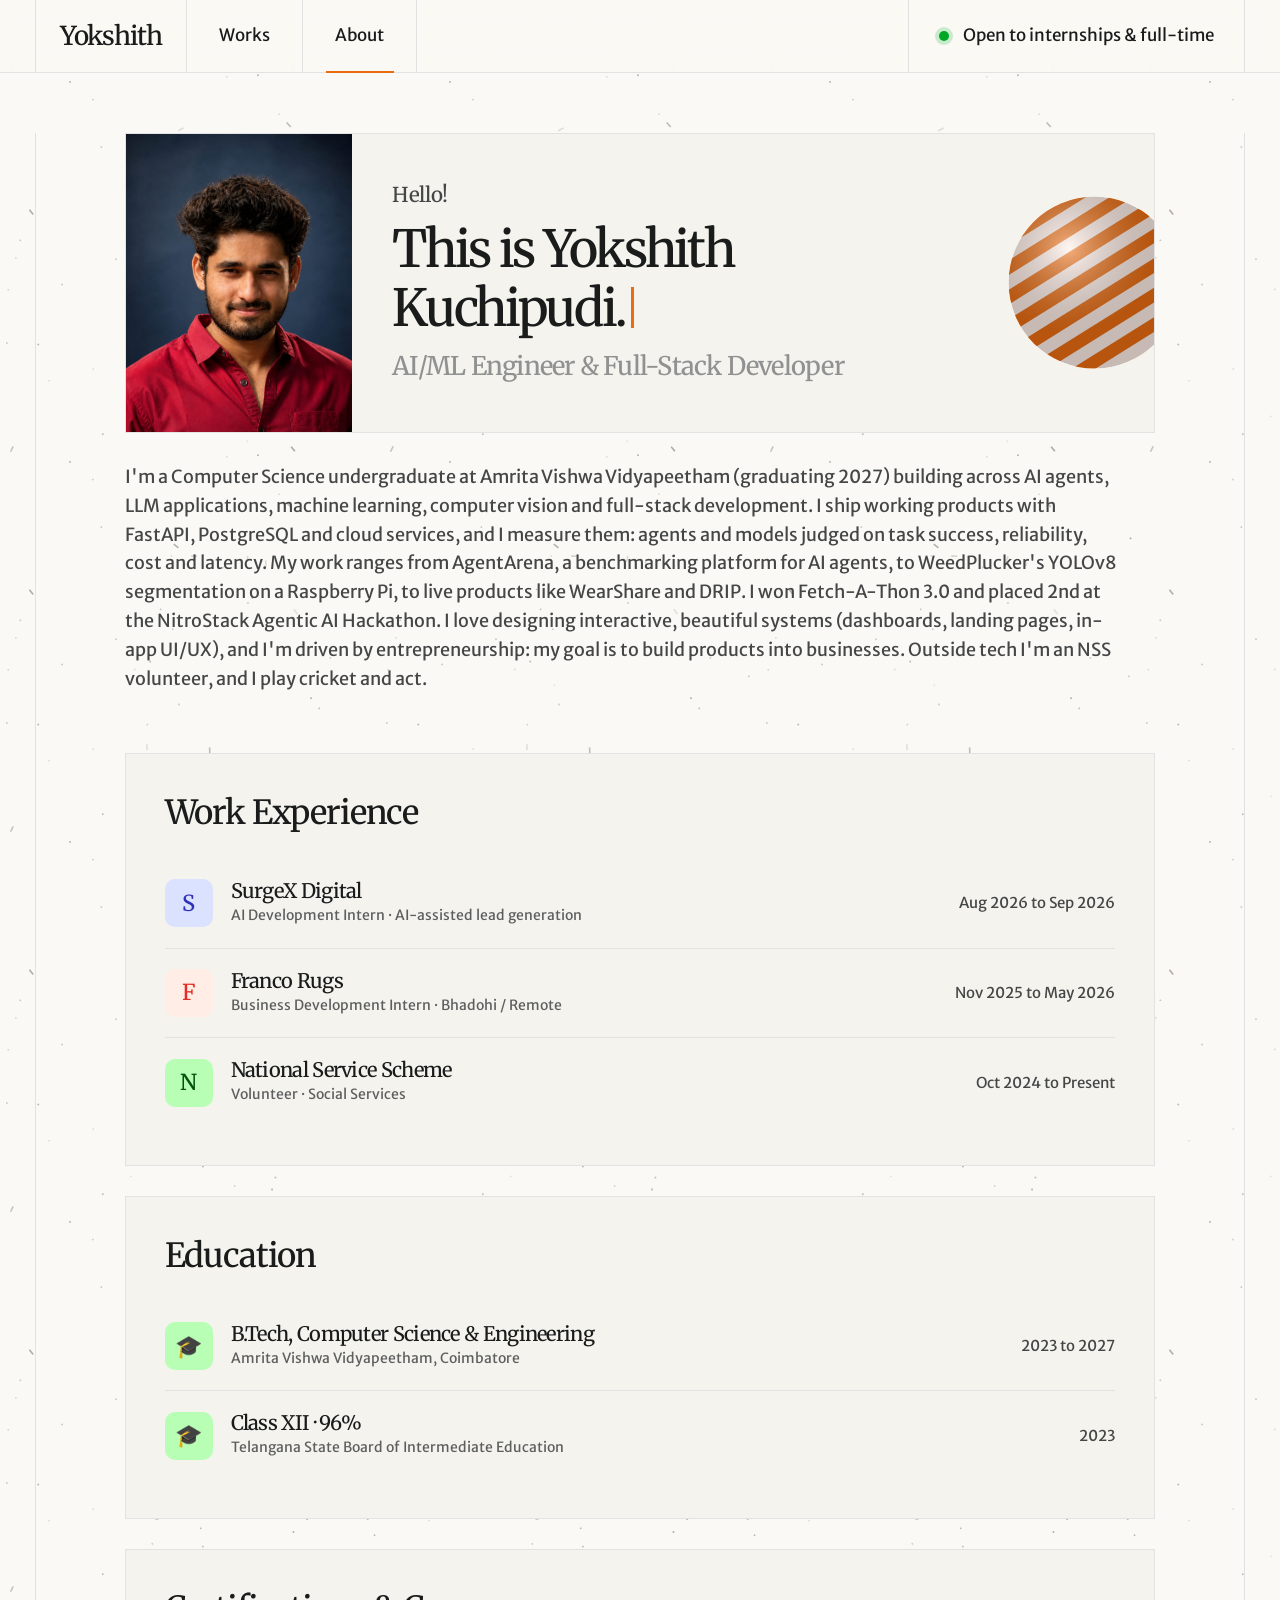
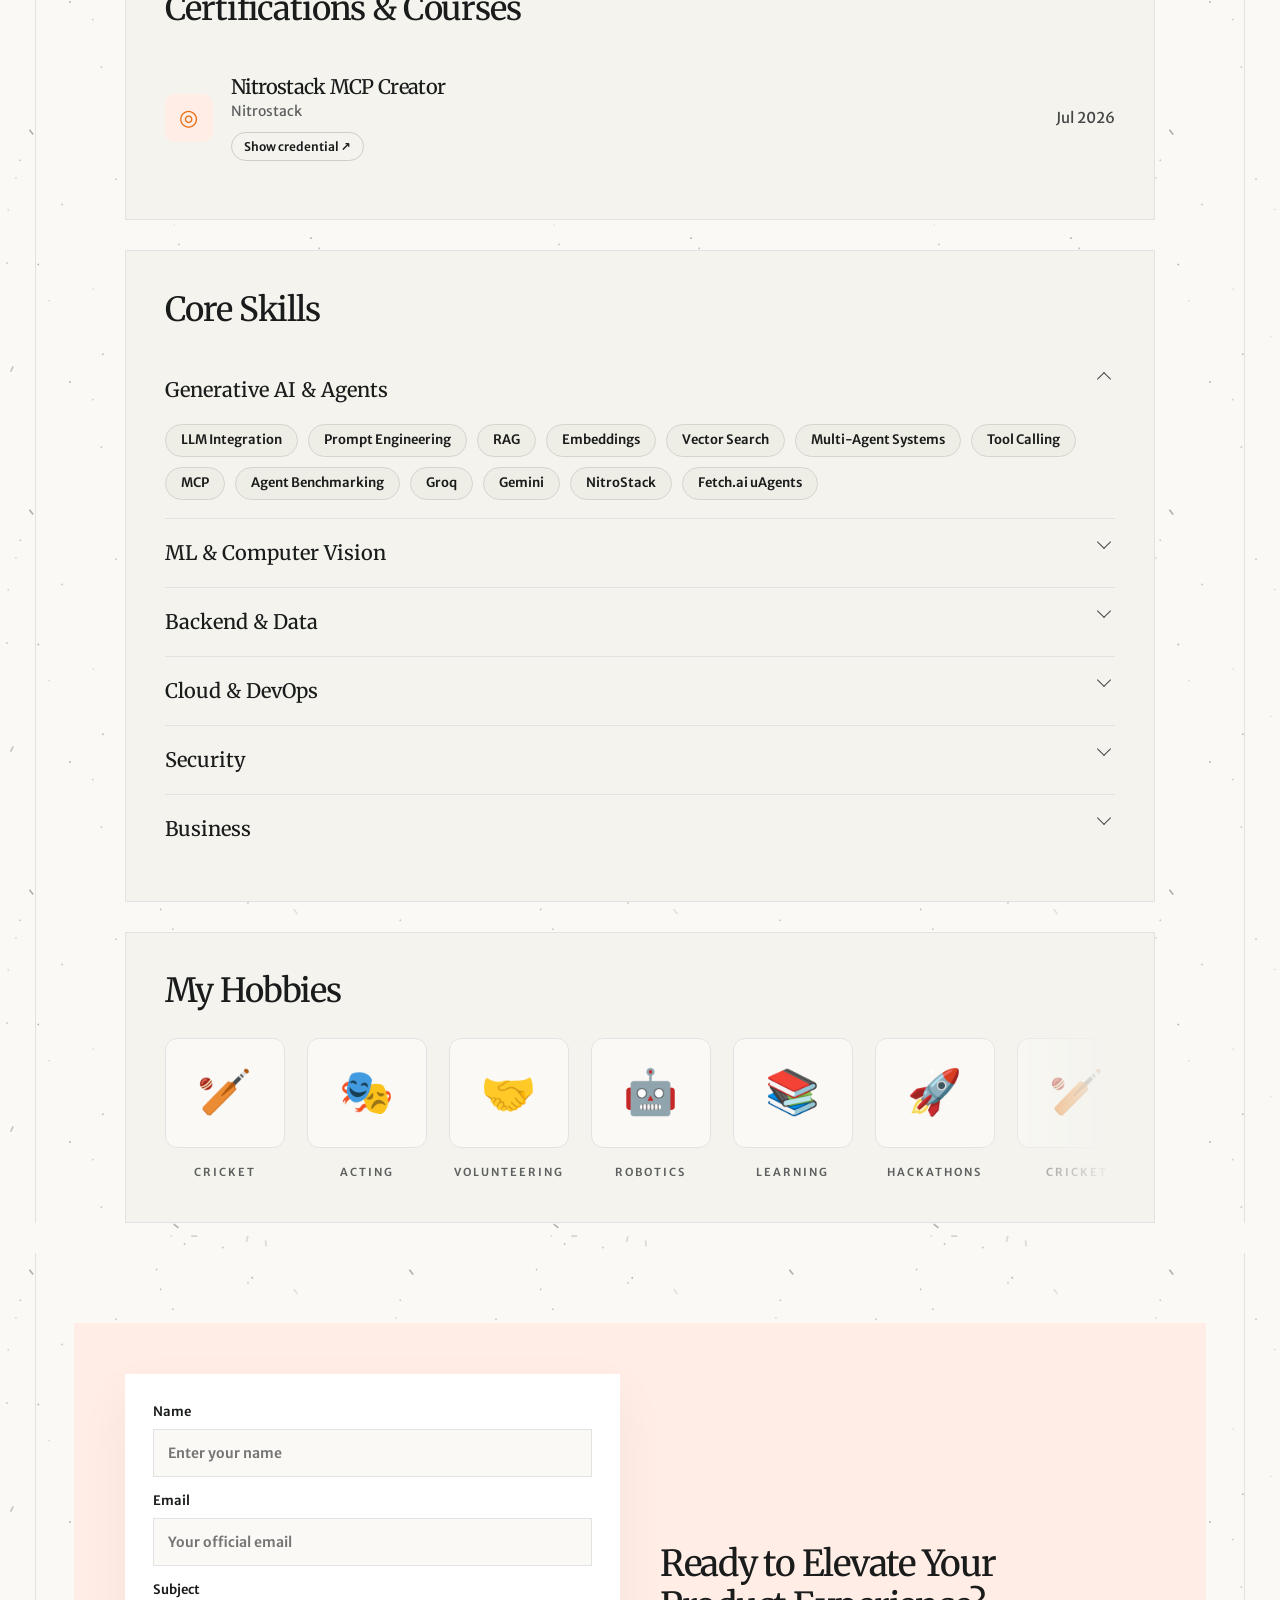
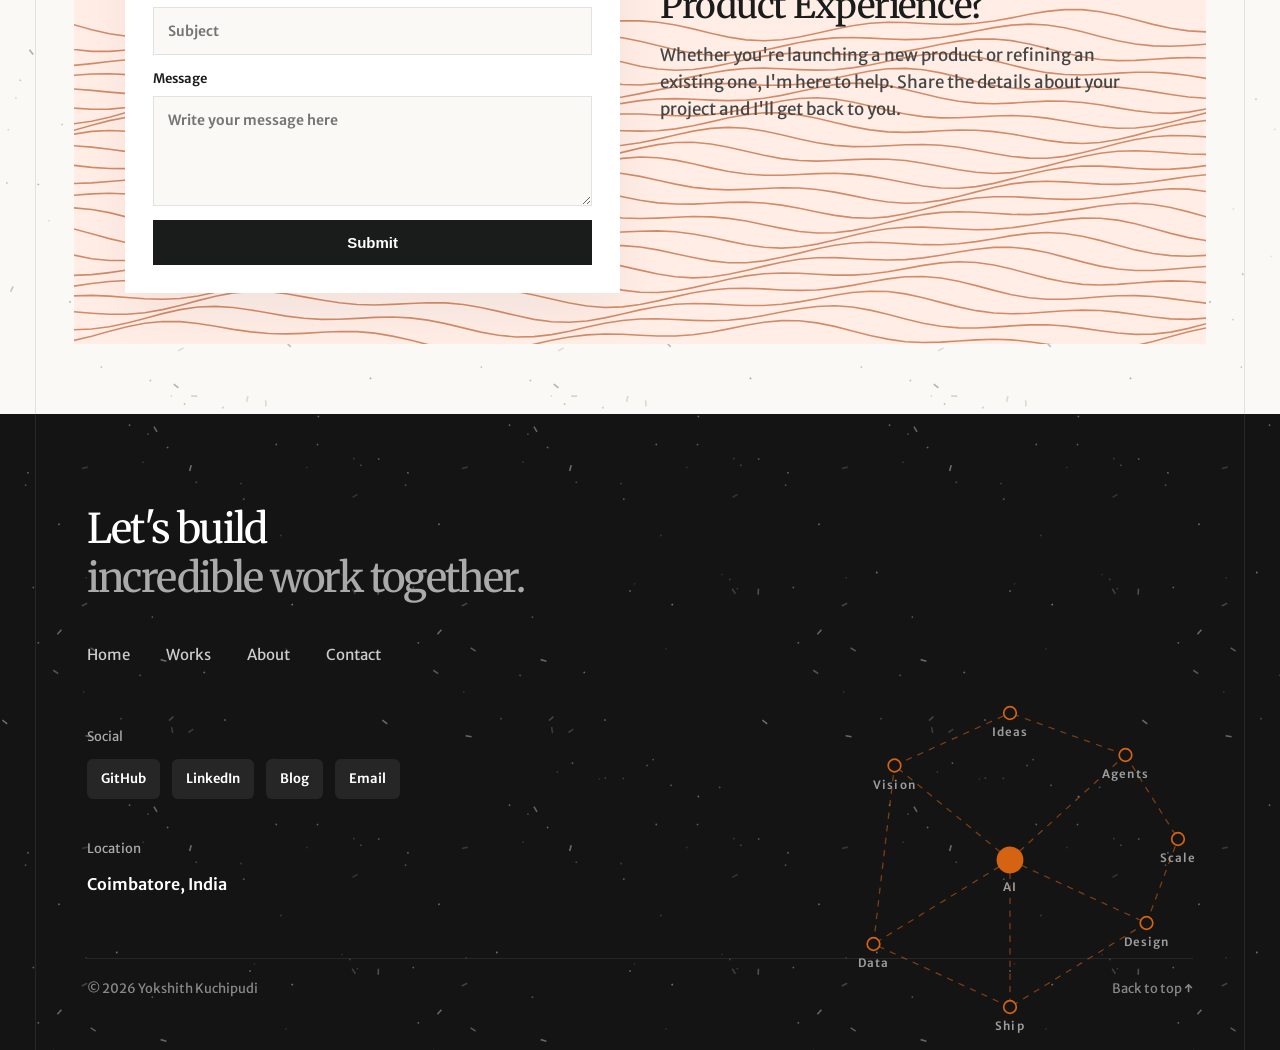
<file: about.html>
﻿<!DOCTYPE html>
<html lang="en">
<head>
<meta charset="UTF-8">
<meta name="viewport" content="width=device-width, initial-scale=1.0">
<title>About — Yokshith Kuchipudi</title>
<link rel="preconnect" href="https://fonts.googleapis.com">
<link rel="preconnect" href="https://fonts.gstatic.com" crossorigin>
<link href="https://fonts.googleapis.com/css2?family=Merriweather:wght@400;500&family=Merriweather+Sans:wght@400;600&family=Space+Grotesk:wght@600&display=swap" rel="stylesheet">
<link rel="stylesheet" href="style.css">
</head>
<body data-page="about">
<script src="data.js"></script>
<script src="main.js"></script>
</body>
</html>
</file>
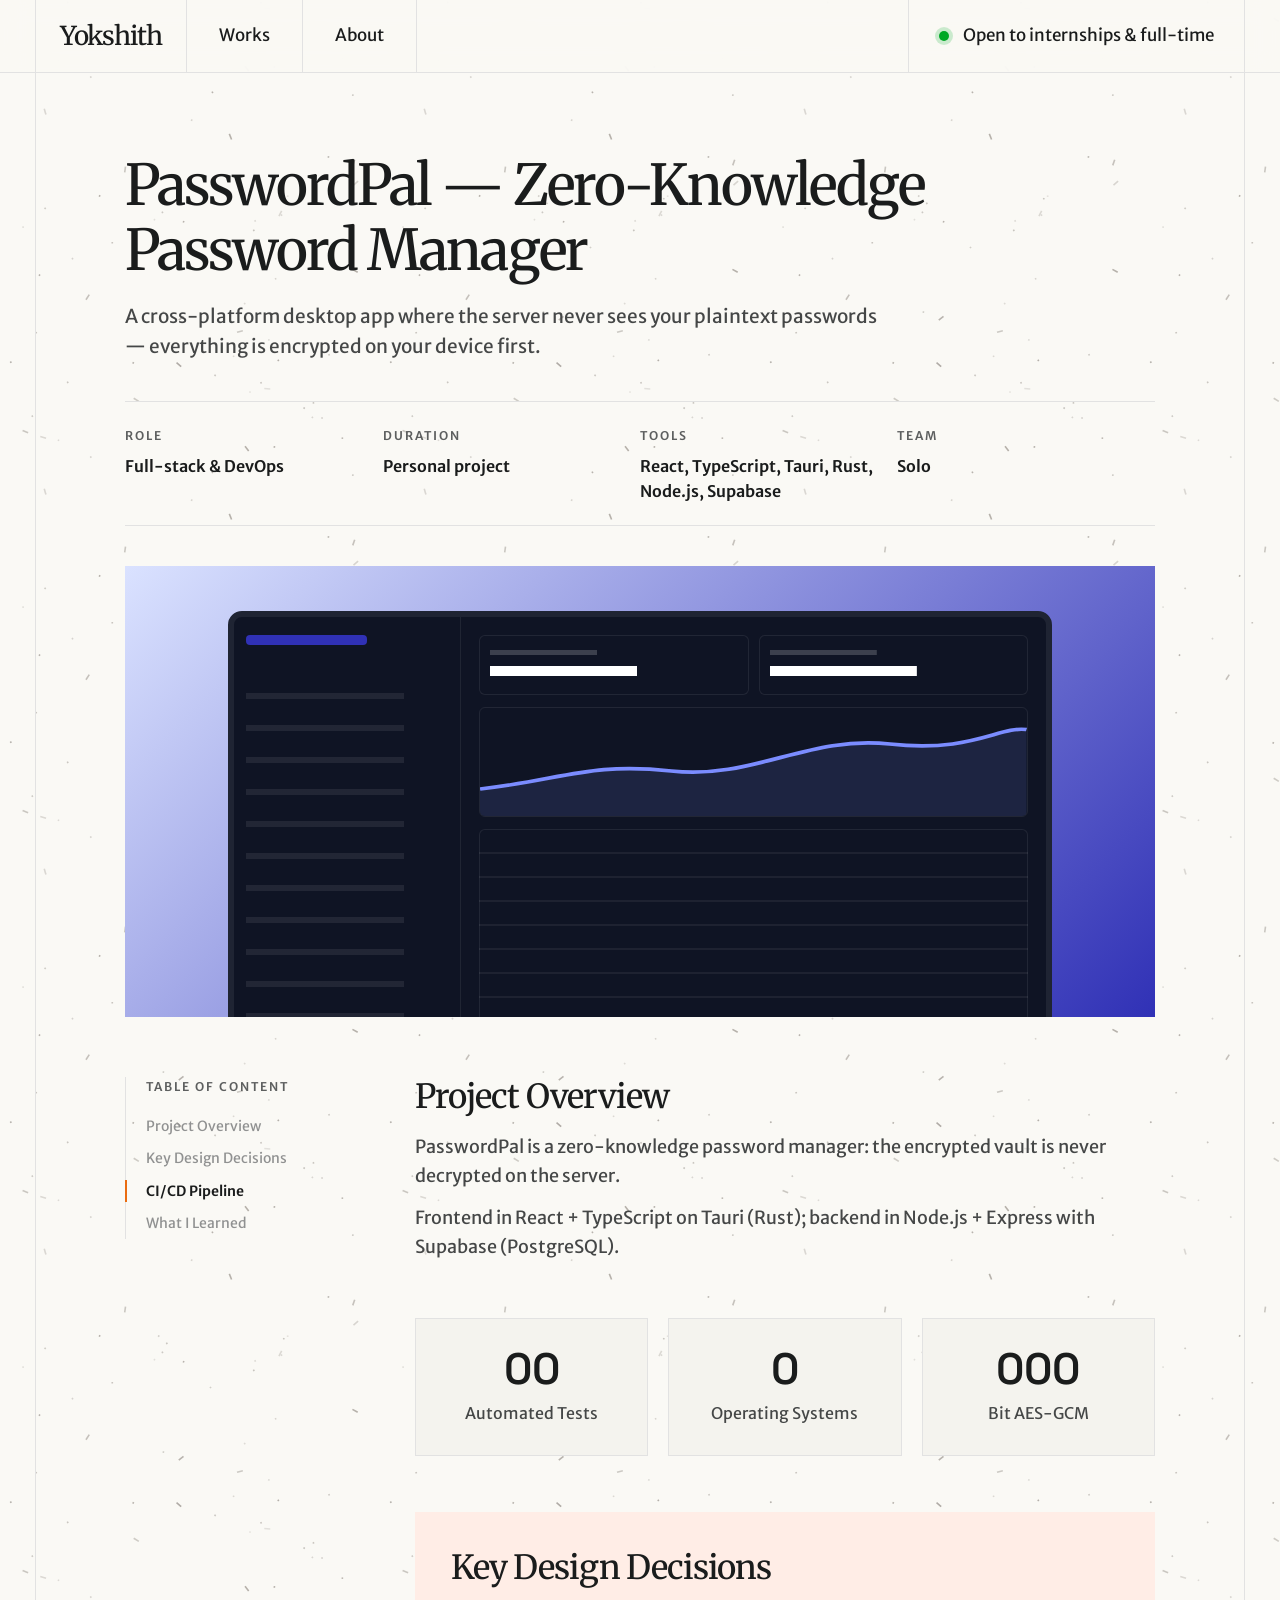
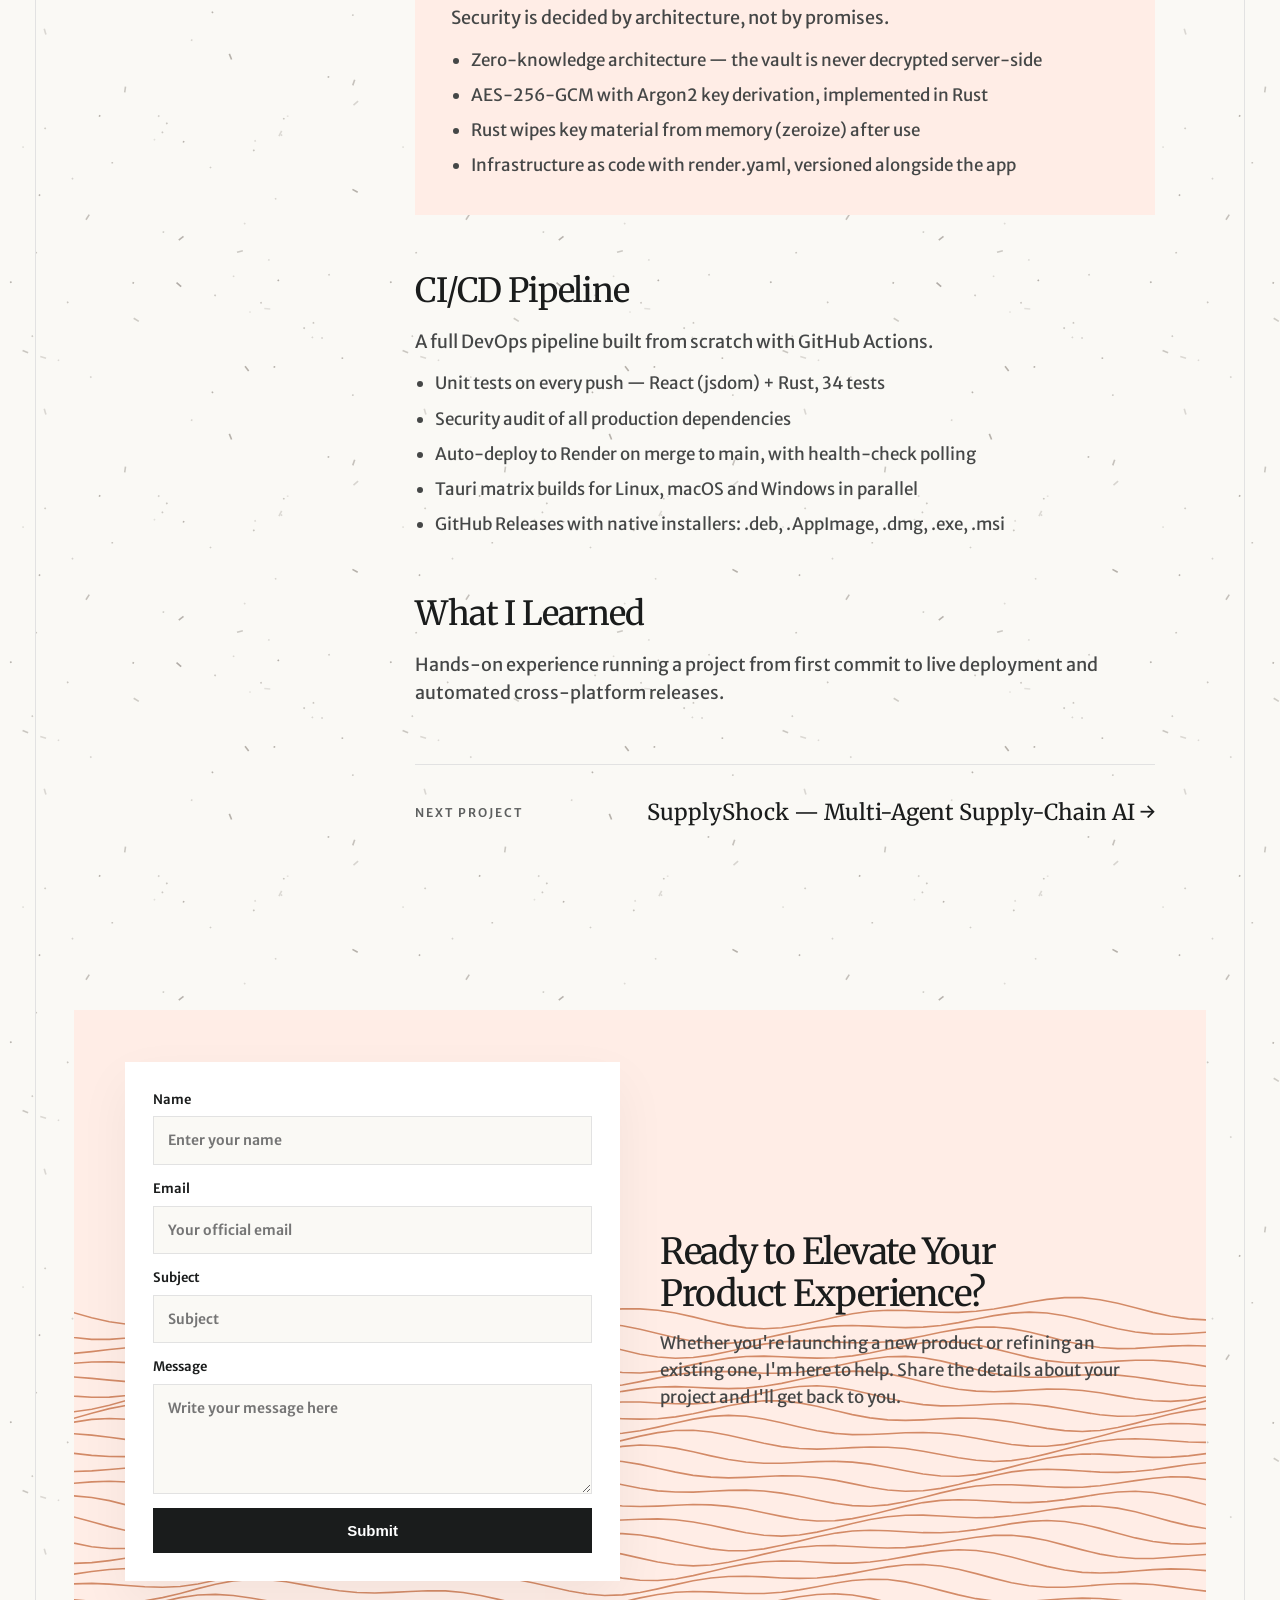
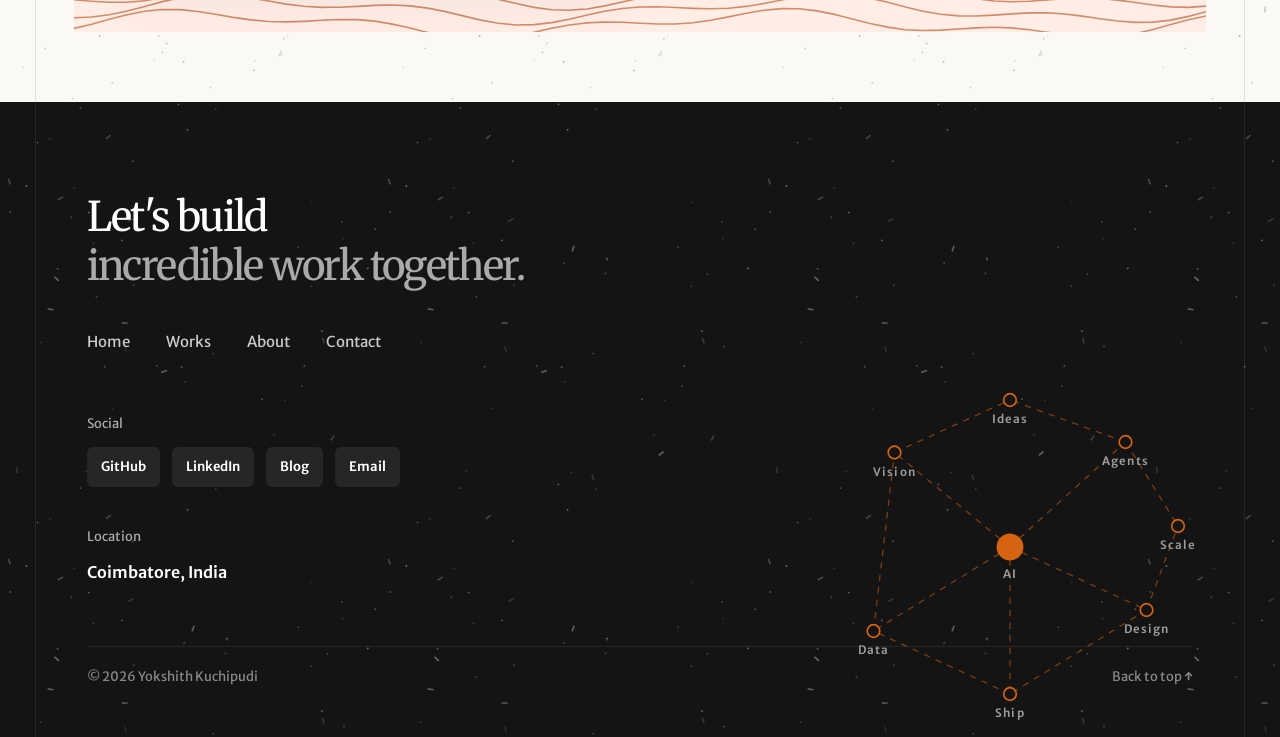
<file: project.html>
﻿<!DOCTYPE html>
<html lang="en">
<head>
<meta charset="UTF-8">
<meta name="viewport" content="width=device-width, initial-scale=1.0">
<title>Case Study — Yokshith Kuchipudi</title>
<link rel="preconnect" href="https://fonts.googleapis.com">
<link rel="preconnect" href="https://fonts.gstatic.com" crossorigin>
<link href="https://fonts.googleapis.com/css2?family=Merriweather:wght@400;500&family=Merriweather+Sans:wght@400;600&family=Space+Grotesk:wght@600&display=swap" rel="stylesheet">
<link rel="stylesheet" href="style.css">
</head>
<body data-page="project">
<script src="data.js"></script>
<script src="main.js"></script>
</body>
</html>
</file>
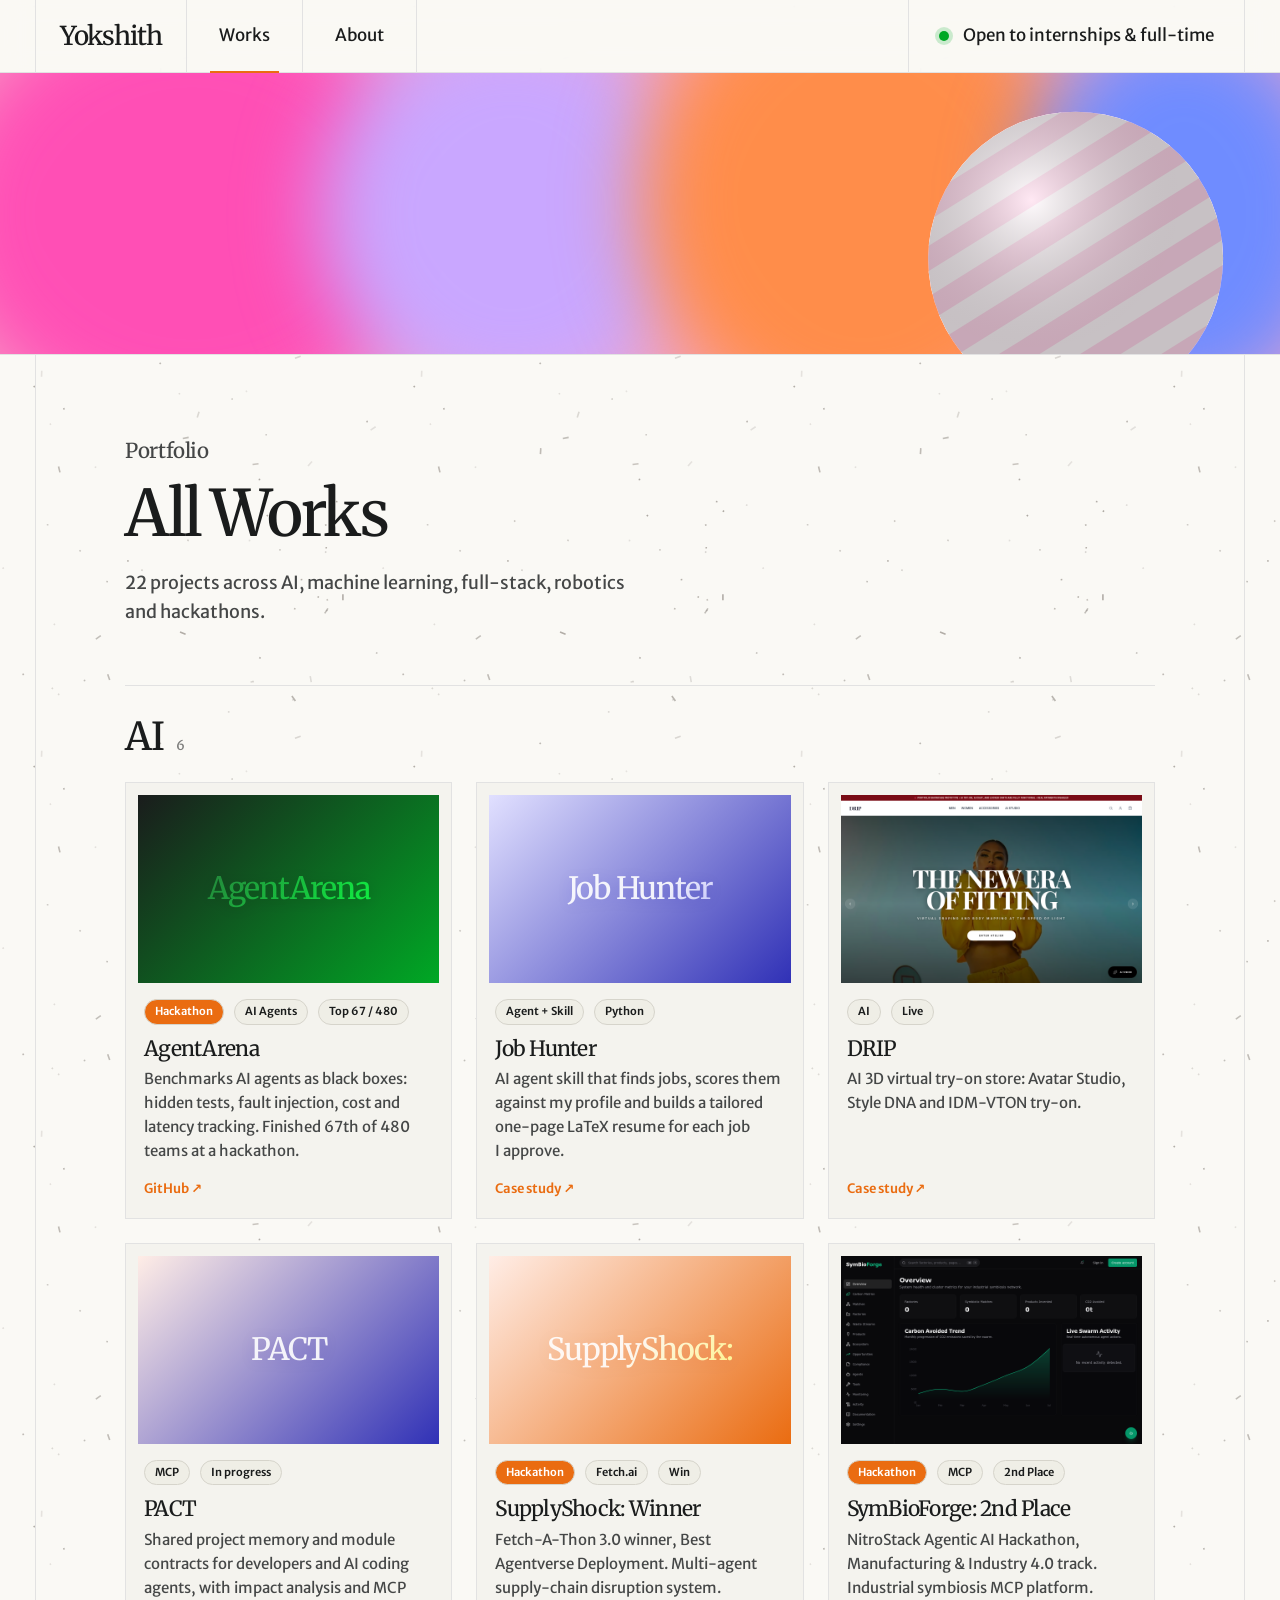
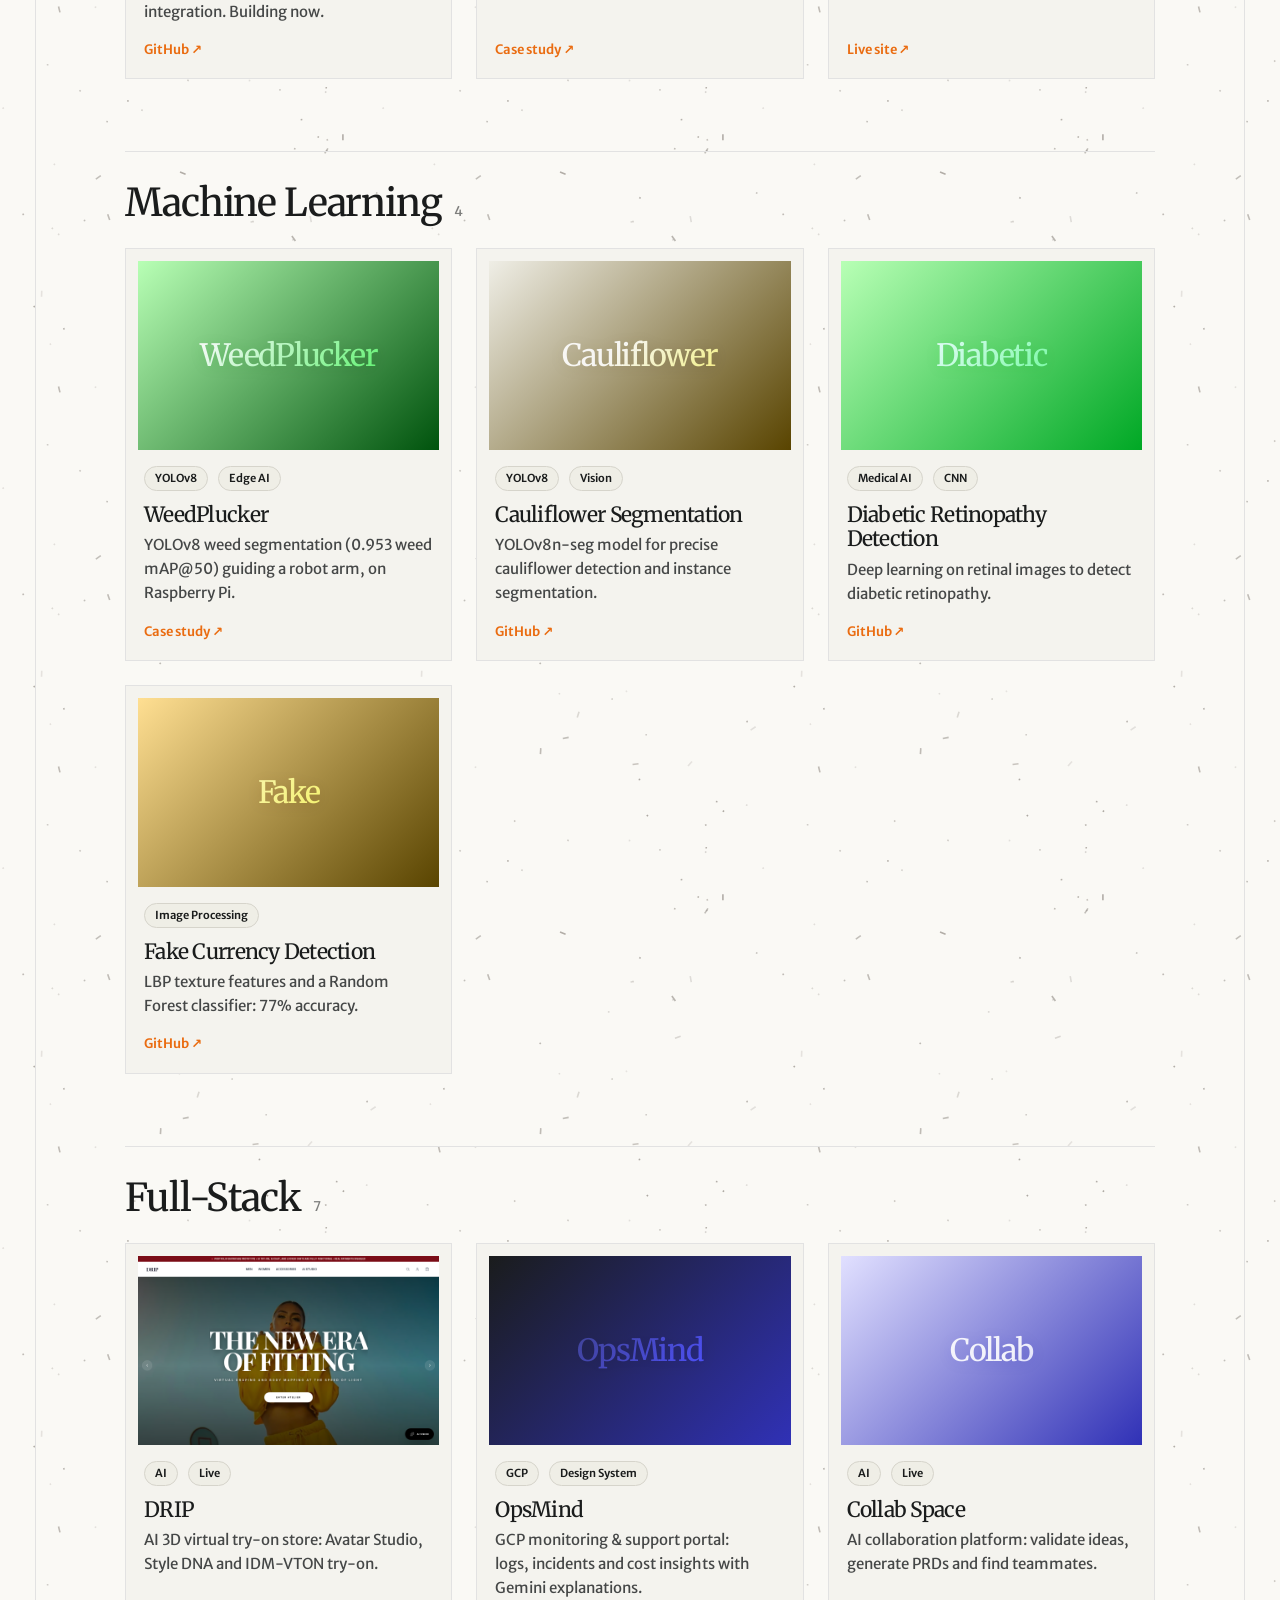
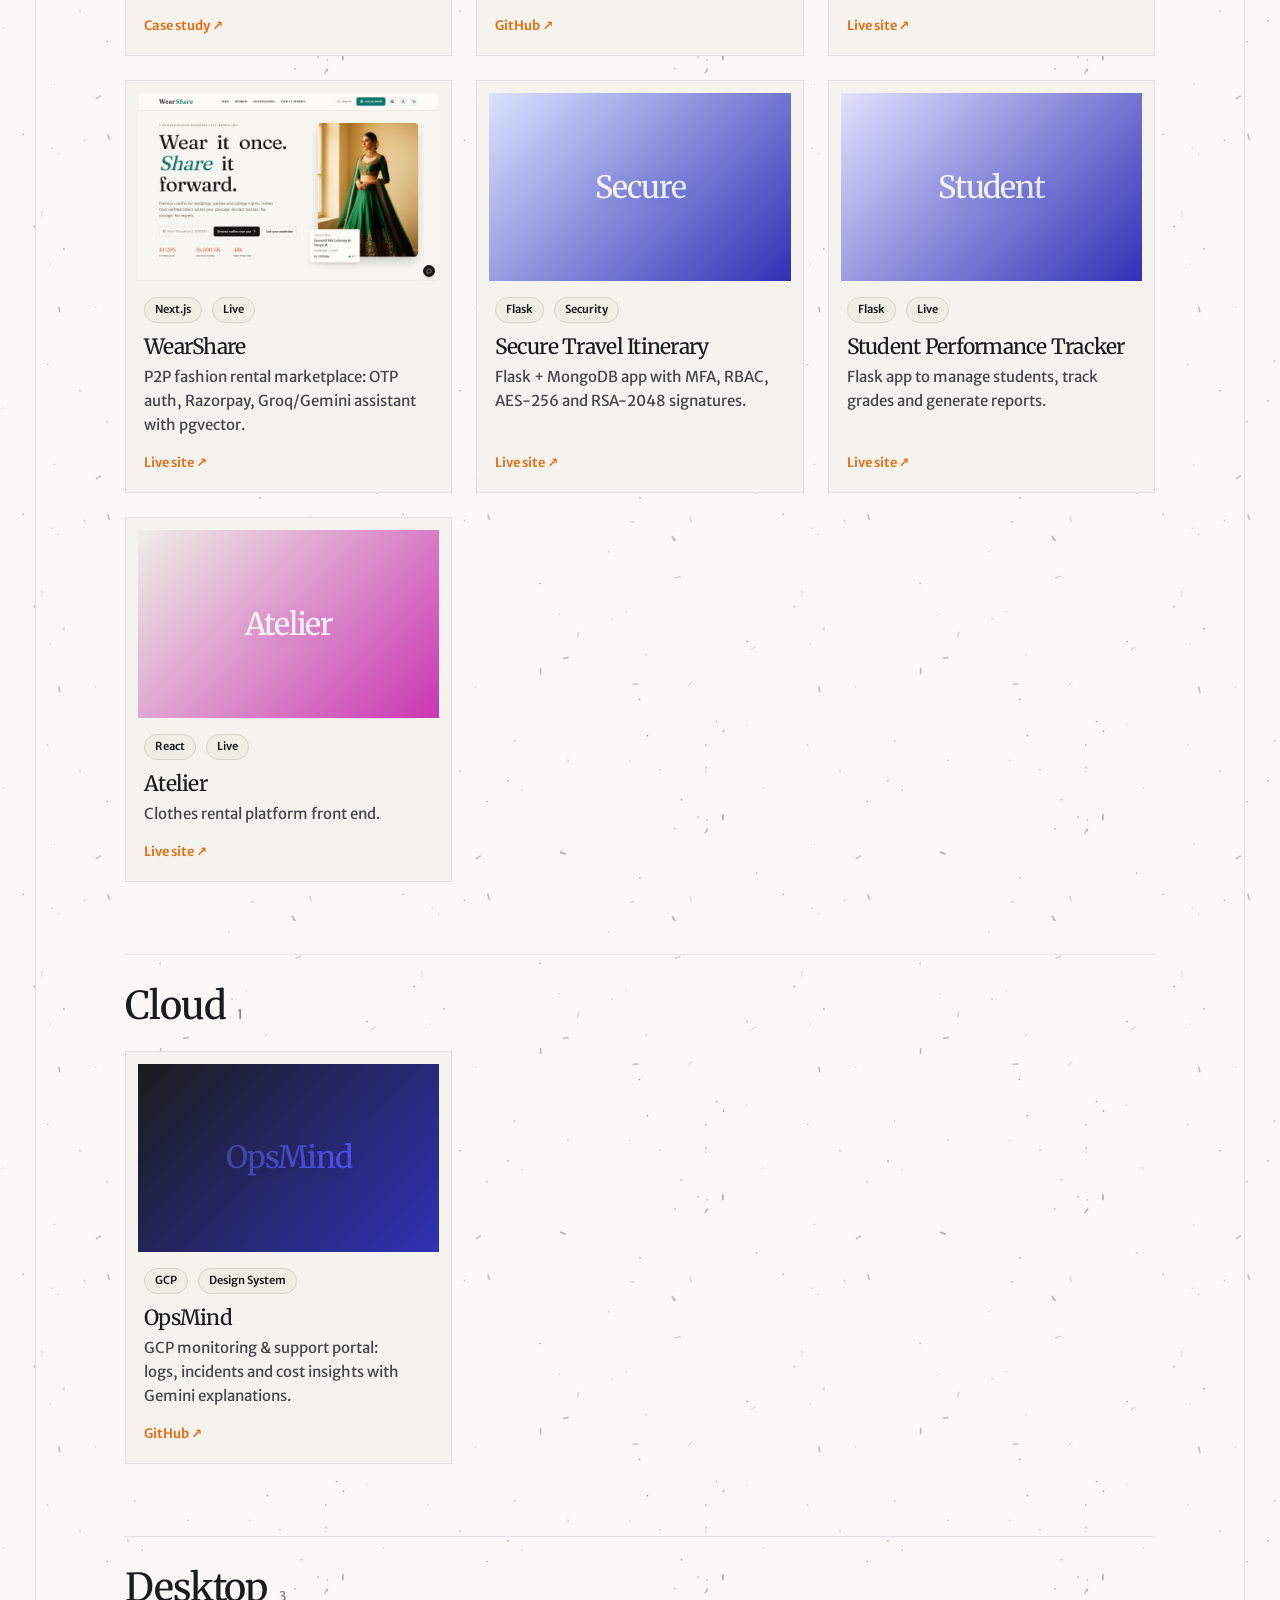
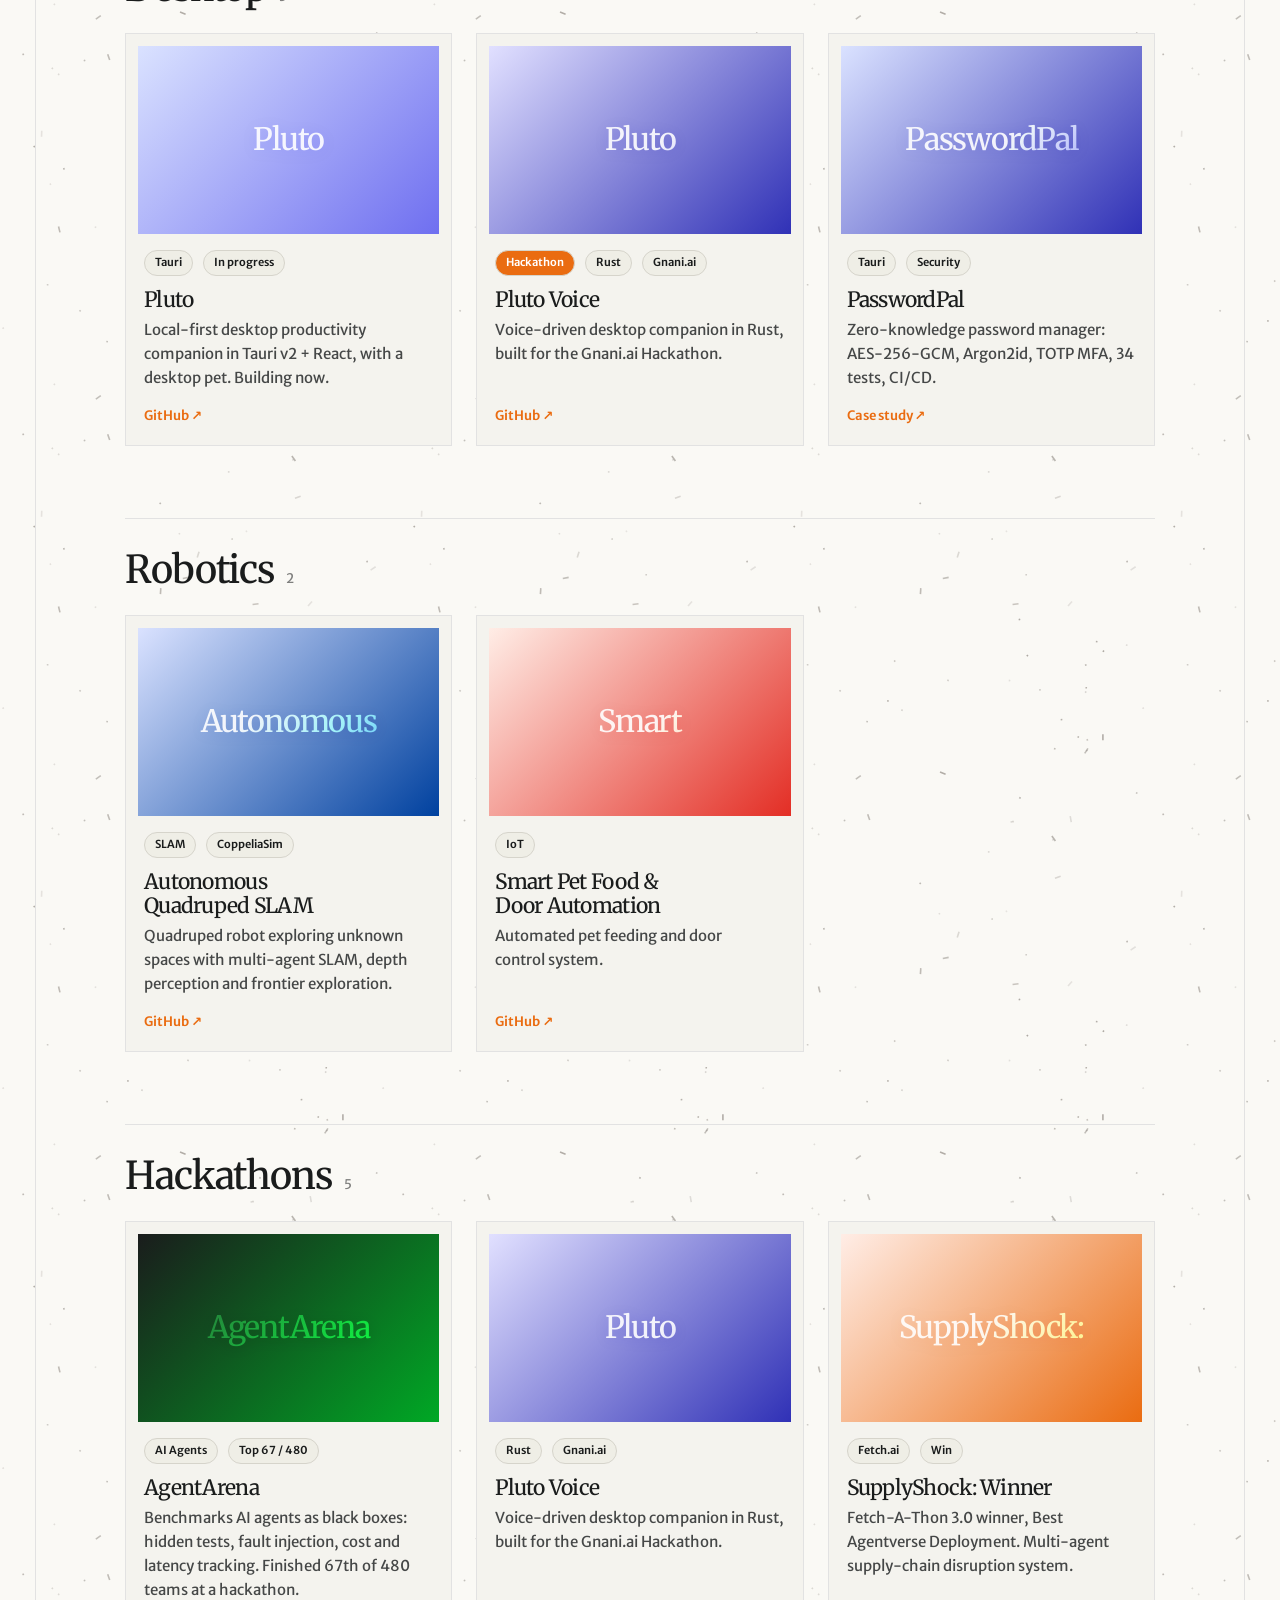
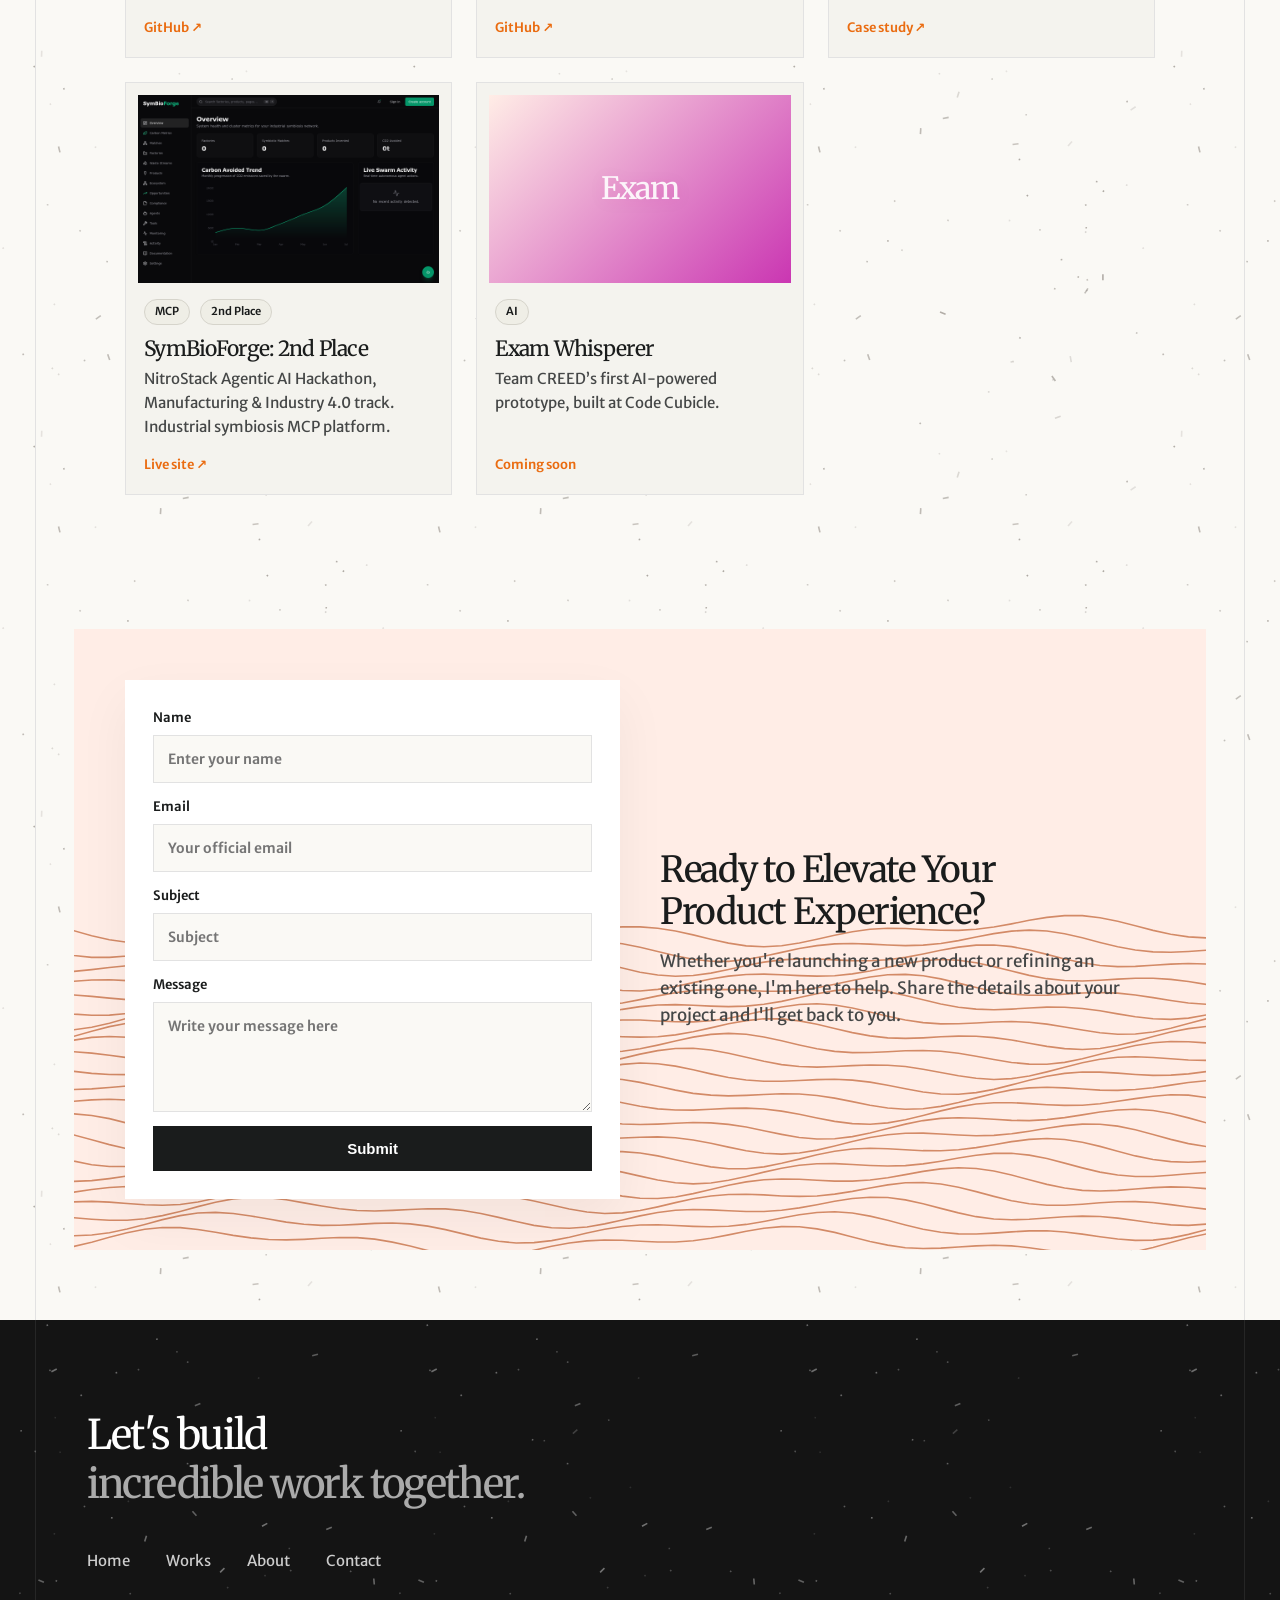
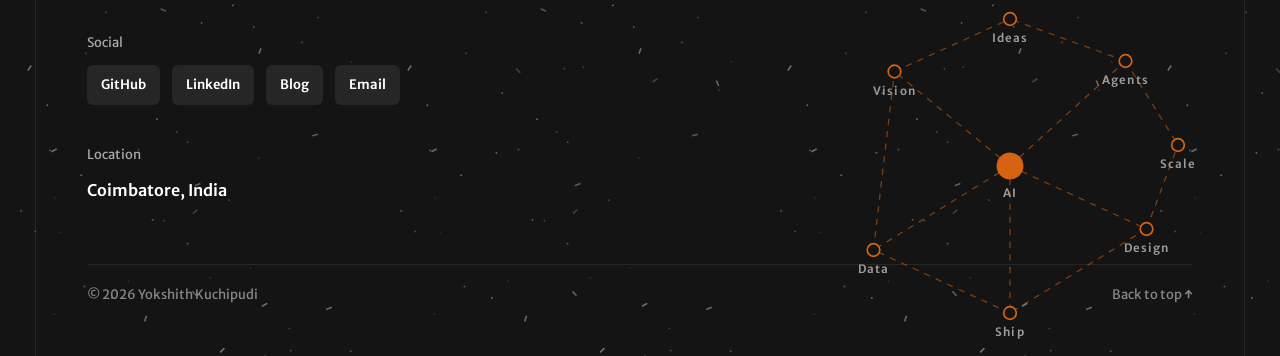
<file: works.html>
﻿<!DOCTYPE html>
<html lang="en">
<head>
<meta charset="UTF-8">
<meta name="viewport" content="width=device-width, initial-scale=1.0">
<title>Works — Yokshith Kuchipudi</title>
<link rel="preconnect" href="https://fonts.googleapis.com">
<link rel="preconnect" href="https://fonts.gstatic.com" crossorigin>
<link href="https://fonts.googleapis.com/css2?family=Merriweather:wght@400;500&family=Merriweather+Sans:wght@400;600&family=Space+Grotesk:wght@600&display=swap" rel="stylesheet">
<link rel="stylesheet" href="style.css">
</head>
<body data-page="works">
<script src="data.js"></script>
<script src="main.js"></script>
</body>
</html>
</file>
<file: style.css>
/* Palette sampled from the reference site */
:root{
  --bg:#faf9f5; --ink:#1a1c1c; --muted:#454747; --label:#5d5f5f; --faint:#909191; --line:#e2e2e2;
  --card:#f4f3ee; --chip:#efeee6; --white:#fff;
  --orange:#ea6c11; --red:#e32e25; --green:#00a825; --green-d:#00530d; --green-bg:#b8ffb5;
  --lav:#e1e0ff; --lav-ink:#3031b6; --peach:#ffede6; --peach2:#ff8d4a; --magenta:#ca36b2; --gold:#ed9900;
  --dark:#1a1c1c; --dark2:#262626; --footer:#141414; --dark-text:#e2e2e2;
  --serif:'Merriweather',Georgia,serif; --sans:'Merriweather Sans',system-ui,sans-serif; --num:'Space Grotesk',system-ui,sans-serif;
  --gut:clamp(12px,2.7vw,52px);
}
*{box-sizing:border-box;margin:0;padding:0}
html{scroll-behavior:smooth}
body{background-color:var(--bg);background-image:var(--specks);color:var(--ink);font-family:var(--sans);font-size:16px;line-height:1.6;-webkit-font-smoothing:antialiased;overflow-x:hidden}
body.loading{overflow:hidden}
a{color:inherit;text-decoration:none}
img{display:block;max-width:100%}
h1,h2,h3,h4{font-family:var(--serif);font-weight:500;letter-spacing:-.035em;line-height:1.15}
.frame{margin:0 var(--gut);border-left:1px solid var(--line);border-right:1px solid var(--line)}
.inner{max-width:1500px;margin:0 auto;padding:0 clamp(20px,7vw,150px)}
.btn{display:inline-flex;align-items:center;gap:10px;background:var(--ink);color:#fff;padding:14px 20px;font-size:15px;font-weight:600;border:0;cursor:pointer;transition:transform .25s,box-shadow .25s}
.btn:hover{transform:translateY(-2px);box-shadow:0 10px 24px #0002}
.btn svg{width:15px;height:15px;fill:none;stroke:currentColor;stroke-width:2.4}
.kicker{font-family:var(--serif);font-weight:500;font-size:clamp(20px,1.6vw,24px);color:var(--muted);letter-spacing:-.02em}
.label{font-size:12px;letter-spacing:2px;text-transform:uppercase;font-weight:600;color:var(--label)}
.h2{font-size:clamp(36px,3.8vw,58px)}
.muted{color:var(--muted)}

/* ---------- custom cursor (comet trail + lagging ring) ---------- */
@media (pointer:fine){ html.has-cursor, html.has-cursor a, html.has-cursor button, html.has-cursor summary{cursor:none} }
#cursorTrail{position:fixed;inset:0;z-index:9998;pointer-events:none;mix-blend-mode:difference}
.c-ring,.c-dot{position:fixed;left:0;top:0;z-index:9999;pointer-events:none;border-radius:50%;mix-blend-mode:difference}
.c-ring{width:38px;height:38px;margin:-19px 0 0 -19px;border:1.5px solid #fff;transition:width .3s,height .3s,margin .3s,background .3s}
.c-ring.hover{width:70px;height:70px;margin:-35px 0 0 -35px;background:#fff}
.c-dot{width:6px;height:6px;margin:-3px 0 0 -3px;background:#fff}
.c-ring.down{width:26px;height:26px;margin:-13px 0 0 -13px}

/* ---------- reveal ---------- */
.rv{opacity:0;transform:translateY(40px);transition:opacity .9s,transform .9s cubic-bezier(.2,.8,.2,1);transition-delay:var(--d,0s)}
.rv.on{opacity:1;transform:none}
.split .w{display:inline-block;opacity:0;filter:blur(10px);transform:translateY(.35em);transition:opacity .7s,filter .7s,transform .7s cubic-bezier(.2,.8,.2,1)}
.split.on .w{opacity:1;filter:none;transform:none}

/* ---------- odometer numbers ---------- */
.odo{display:inline-flex;overflow:hidden;line-height:1;height:1em;vertical-align:bottom}
.odo .col{display:flex;flex-direction:column;transition:transform 1.8s cubic-bezier(.2,.8,.2,1)}
.odo .col span{height:1em;display:block}
.num{display:inline-flex;align-items:flex-end;line-height:1}
.plus{color:var(--orange);margin-left:.06em;line-height:1}
.stripes{animation:stripes 2.4s linear infinite}
@keyframes stripes{to{transform:translateY(28px)}}

/* ---------- cursor tag ---------- */
.cur-tag{display:flex;flex-direction:column;align-items:flex-start;pointer-events:none;--c:var(--magenta)}
.cur-tag svg{width:22px;height:22px;filter:drop-shadow(0 2px 3px #0003)}
.cur-tag svg path{fill:var(--c)}
.cur-tag b{margin:-4px 0 0 18px;background:var(--c);color:#fff;font:600 14px var(--sans);padding:5px 13px;border-radius:2px 10px 10px 10px;box-shadow:0 6px 18px #0002;white-space:nowrap}

/* ---------- LOADER ---------- */
#loader{position:fixed;inset:0;z-index:100}
#loader .cols{position:absolute;inset:0;display:grid;grid-template-columns:repeat(6,1fr)}
#loader .cols span{background:var(--footer);transform-origin:top;transition:transform .9s cubic-bezier(.77,0,.18,1)}
#loader .stage{position:absolute;inset:0;display:grid;place-items:center;color:var(--bg);transition:opacity .4s}
#loader .gridbg{position:absolute;inset:0;background-image:linear-gradient(#ffffff10 1px,transparent 1px),linear-gradient(90deg,#ffffff10 1px,transparent 1px);background-size:64px 64px;mask-image:radial-gradient(circle at center,#000 20%,transparent 70%)}
.ld-name{position:relative;font-family:var(--serif);font-weight:500;font-size:clamp(44px,8.5vw,128px);letter-spacing:-.05em;display:flex;flex-wrap:wrap;justify-content:center;column-gap:.25em;padding:0 .1em;text-align:center;line-height:1.1}
.ld-name .word{display:inline-flex;overflow:hidden;padding-bottom:.08em}
.ld-name .word span{display:inline-block;transform:translateY(110%);transition:transform .8s cubic-bezier(.2,.8,.2,1)}
.ld-name.in .word span{transform:none}
.ld-name .word:last-child span{color:var(--peach2)}
.sel{position:fixed;border:1.5px solid var(--magenta);background:#ca36b214;pointer-events:none;opacity:0}
.sel i{position:absolute;width:8px;height:8px;background:#fff;border:1.5px solid var(--magenta)}
.sel i:nth-child(1){left:-5px;top:-5px}.sel i:nth-child(2){right:-5px;top:-5px}
.sel i:nth-child(3){left:-5px;bottom:-5px}.sel i:nth-child(4){right:-5px;bottom:-5px}
.sel .dim{position:absolute;left:50%;bottom:-30px;transform:translateX(-50%);background:var(--magenta);color:#fff;font:600 11px var(--sans);padding:2px 6px;border-radius:3px;white-space:nowrap}
.ld-meta{position:absolute;left:32px;right:32px;bottom:28px;display:flex;justify-content:space-between;align-items:flex-end;font-size:12px;color:#faf9f599;text-transform:uppercase;letter-spacing:2px}
.ld-count{font-family:var(--num);font-weight:600;font-size:clamp(48px,8vw,96px);color:var(--bg);letter-spacing:-.03em;line-height:1}
.ld-bar{position:absolute;left:0;bottom:0;height:2px;background:var(--orange);width:0}
.ld-cursor{position:absolute;left:0;top:0;z-index:3;transition:transform 1s cubic-bezier(.65,0,.35,1);transform:translate(110vw,80vh)}
.ld-cursor svg{transition:transform .15s}
.ld-cursor.click svg{transform:scale(.8)}

/* ---------- NAV ---------- */
nav{position:sticky;top:0;z-index:50;background:#faf9f5e8;backdrop-filter:blur(12px);border-bottom:1px solid var(--line)}
nav .frame{display:flex;height:72px}
nav .logo{font-family:var(--serif);font-weight:500;font-size:26px;letter-spacing:-.04em;display:flex;align-items:center;padding:0 24px;border-right:1px solid var(--line)}
nav .links{display:flex}
nav .links a{display:inline-flex;height:100%;align-items:center;padding:0 clamp(16px,2.5vw,48px);border-right:1px solid var(--line);font-size:17px;position:relative;transition:background .2s}
nav .links a::after{content:"";position:absolute;left:20%;right:20%;bottom:-1px;height:2px;background:var(--orange);transform:scaleX(0);transition:transform .3s}
nav .links a:hover{background:#00000006}
nav .links a.active::after{transform:none}
nav .status{margin-left:auto;display:flex;align-items:center;gap:14px;padding:0 30px;border-left:1px solid var(--line);font-size:17px}
nav .status::before{content:"";width:10px;height:10px;border-radius:50%;background:var(--green);box-shadow:0 0 0 4px #00a82530;animation:pulse 2s infinite}
@keyframes pulse{50%{box-shadow:0 0 0 8px #00a82508}}

/* ---------- HERO ---------- */
.hero{border-bottom:1px solid var(--line)}
.hero .frame{display:grid;grid-template-columns:1.55fr 1fr .52fr;min-height:max(620px,calc(100vh - 72px - 80px));position:relative;overflow:hidden}
.hero .frame::after{content:"";position:absolute;left:-5%;right:-5%;bottom:-120px;height:260px;pointer-events:none;
  background:radial-gradient(40% 60% at 35% 60%,#b8ffb5aa,transparent 70%),radial-gradient(35% 60% at 70% 70%,#ffd3e6aa,transparent 70%),radial-gradient(30% 50% at 10% 70%,#ffede6,transparent 70%);
  filter:blur(30px);animation:glow 9s ease-in-out infinite alternate}
@keyframes glow{to{transform:translateX(6%) scale(1.1);opacity:.75}}
.hero-left{display:flex;flex-direction:column;justify-content:center;padding:48px clamp(20px,4vw,80px);position:relative;z-index:1}
.hero-left>*{opacity:0;transform:translateY(30px);transition:opacity .9s,transform .9s cubic-bezier(.2,.8,.2,1)}
.revealed .hero-left>*{opacity:1;transform:none}
.hero-left h1{font-size:clamp(48px,5.4vw,84px);margin:14px 0 36px;letter-spacing:-.045em}
.type{color:var(--green)}
.type::after{content:"";display:inline-block;width:3px;height:.8em;background:var(--green);margin-left:6px;vertical-align:-.04em;animation:blink 1s steps(1) infinite}
@keyframes blink{50%{opacity:0}}
.hero-left p{max-width:680px;font-size:clamp(16px,1.3vw,21px);margin-bottom:34px;color:var(--muted)}
.photo{position:relative;overflow:hidden;border-left:1px solid var(--line);border-right:1px solid var(--line);z-index:1}
.photo img{position:absolute;inset:0;width:100%;height:100%;object-fit:cover;object-position:50% 30%;transform:scale(1.12);transition:transform 1.8s cubic-bezier(.2,.8,.2,1)}
.revealed .photo img{transform:scale(1)}
.tiles{position:absolute;inset:0;display:grid;grid-template-columns:repeat(7,1fr);grid-template-rows:repeat(9,1fr)}
.tiles span{background:var(--bg);border:.5px solid var(--line);transition:opacity .6s}
/* name tag orbits the head; position set per frame in main.js (orbit()) */
.float-tag{position:absolute;left:0;top:0;z-index:2;opacity:0;transition:opacity .6s 1s;will-change:transform}
.revealed .float-tag{opacity:1}
.orbit-ring{position:absolute;left:50%;top:var(--oy,27%);width:72%;height:24%;transform:translate(-50%,-50%) rotate(-8deg);border:1.5px dashed #ffffff55;border-radius:50%;pointer-events:none;opacity:0;transition:opacity .8s 1.2s}
.revealed .orbit-ring{opacity:1}
@keyframes float{0%,100%{translate:0 0}25%{translate:12px -10px}50%{translate:-6px -18px}75%{translate:-12px -4px}}
.stats{display:grid;grid-template-rows:repeat(3,1fr);z-index:1}
.stats>div{display:flex;flex-direction:column;align-items:center;justify-content:center;text-align:center;border-bottom:1px solid var(--line);opacity:0;transform:translateX(30px);transition:opacity .8s,transform .8s cubic-bezier(.2,.8,.2,1);padding:10px}
.revealed .stats>div{opacity:1;transform:none}
.stats>div:last-child{border-bottom:0}
.stats strong{font-family:var(--num);font-weight:600;font-size:clamp(38px,3.2vw,56px);letter-spacing:-.02em;line-height:1}
.stats small{font-size:12px;letter-spacing:2px;text-transform:uppercase;font-weight:600;margin-top:16px}

/* ---------- MARQUEE ---------- */
.marquee{overflow:hidden;border-bottom:1px solid var(--line)}
.marquee .frame{overflow:hidden;mask-image:linear-gradient(90deg,transparent,#000 8%,#000 92%,transparent)}
.track{display:flex;width:max-content;animation:scroll 40s linear infinite}
.marquee:hover .track{animation-play-state:paused}
.marquee li{list-style:none;display:flex;align-items:center;gap:22px;padding:18px 32px;border-right:1px solid var(--line);font-family:var(--serif);font-weight:500;font-size:clamp(24px,2.4vw,38px);letter-spacing:-.03em;color:#000;white-space:nowrap}
.marquee li::before{content:"";width:12px;height:12px;border-radius:50%;background:var(--red)}
@keyframes scroll{to{transform:translateX(-50%)}}

/* ---------- SERVICES ---------- */
.services .frame{padding:110px 0 120px}
.svc-head{display:flex;justify-content:space-between;align-items:center;gap:40px;margin-bottom:100px}
.svc-head h2{max-width:780px;margin-top:10px}
.shapes{display:flex;align-items:center;flex-shrink:0}
.shape{position:relative;width:clamp(130px,13vw,210px);aspect-ratio:1;animation:bob 6s ease-in-out infinite}
.shape:nth-child(2){width:clamp(150px,16vw,260px);margin-left:-10px;animation-delay:-3s}
.shape canvas{width:100%;height:100%}
.shape::before{content:"";position:absolute;inset:4%;border:1px solid #f4a27a;transform:rotate(var(--r));animation:spin 14s ease-in-out infinite alternate}
.shape:nth-child(1){--r:5deg}.shape:nth-child(2){--r:-27deg}
@keyframes bob{50%{transform:translateY(-14px) rotate(2deg)}}
@keyframes spin{to{transform:rotate(calc(var(--r) + 8deg))}}
.cards{display:grid;grid-template-columns:repeat(3,1fr);border-top:1px solid var(--line);border-left:1px solid var(--line)}
.card{padding:40px;min-height:380px;border-right:1px solid var(--line);border-bottom:1px solid var(--line);transition:background .45s,color .45s;background:var(--bg)}
.card h3{font-size:28px;margin:44px 0 14px}
.card p{font-size:17px;color:var(--muted);transition:color .45s}
.cards:not(:hover) .card:first-child,.card:hover{background:var(--dark2);color:#fff}
.cards:not(:hover) .card:first-child p,.card:hover p{color:var(--faint)}
.ic{--c:#2563eb;width:80px;height:80px;display:grid;place-items:center;border:1px solid #0000000d;
  background:linear-gradient(var(--c),var(--c)) 0 0/12px 2px,linear-gradient(var(--c),var(--c)) 0 0/2px 12px,linear-gradient(var(--c),var(--c)) 100% 0/12px 2px,linear-gradient(var(--c),var(--c)) 100% 0/2px 12px,linear-gradient(var(--c),var(--c)) 0 100%/12px 2px,linear-gradient(var(--c),var(--c)) 0 100%/2px 12px,linear-gradient(var(--c),var(--c)) 100% 100%/12px 2px,linear-gradient(var(--c),var(--c)) 100% 100%/2px 12px;background-repeat:no-repeat;transition:transform .4s}
.card:hover .ic{transform:rotate(-6deg) scale(1.05)}
.cards:not(:hover) .card:first-child .ic,.card:hover .ic{--c:var(--orange)}
.ic svg{width:34px;height:34px;fill:none;stroke:currentColor;stroke-width:1.6;stroke-linecap:round;stroke-linejoin:round}

/* ---------- project thumbnails (mock previews) ---------- */
.thumb{aspect-ratio:530/436;overflow:hidden;position:relative;background:linear-gradient(135deg,var(--a),var(--b))}
.thumb>img{position:absolute;inset:0;width:100%;height:100%;object-fit:cover;transition:transform .9s cubic-bezier(.2,.8,.2,1)}
.thumb .mock{position:absolute;left:22%;top:8%;width:100%;height:110%;background:#0f1424;border-radius:18px 0 0 0;border:6px solid #1f2433;display:grid;grid-template-columns:28% 1fr;transition:transform .9s cubic-bezier(.2,.8,.2,1)}
.mock aside{border-right:1px solid #ffffff12;padding:18px 12px;background:repeating-linear-gradient(#0000 0 26px,#ffffff14 26px 32px) 12px 50px/70% 100% no-repeat}
.mock aside::before{content:"";display:block;width:60%;height:10px;border-radius:4px;background:var(--b)}
.mock main{padding:18px;display:grid;grid-template-rows:auto auto 1fr;gap:12px}
.mock .kpis{display:grid;grid-template-columns:1fr 1fr;gap:10px}
.mock .kpis i{height:60px;border:1px solid #ffffff14;border-radius:6px;background:linear-gradient(#ffffff30,#ffffff30) 10px 14px/40% 5px no-repeat,linear-gradient(#fff,#fff) 10px 30px/55% 10px no-repeat}
.mock svg{width:100%;height:110px;border:1px solid #ffffff14;border-radius:6px}
.mock .rows{border:1px solid #ffffff14;border-radius:6px;background:repeating-linear-gradient(#0000 0 22px,#ffffff10 22px 24px)}
.thumb.phone .mock{left:22%;width:56%;top:14%;border-radius:36px;border-width:10px;display:block;padding:40px 18px;background:#fff}
.thumb.phone .mock::before{content:"";position:absolute;left:50%;top:10px;width:80px;height:20px;border-radius:20px;background:#111;transform:translateX(-50%)}
.thumb.phone .mock i{display:block;height:34px;border-radius:20px;background:#eee;margin-bottom:14px}
.thumb.phone .mock i:nth-child(2){height:120px;border-radius:14px;background:linear-gradient(135deg,var(--b),var(--a))}
.thumb.phone .mock i:nth-child(n+3){height:56px;border-radius:12px;background:#f2f2f2}
a:hover .thumb .mock{transform:translate(-4%,-3%)}
a:hover .thumb>img{transform:scale(1.04)}

/* ---------- WORKS (stacking) ---------- */
.works .frame{padding:110px 0 80px;position:relative;overflow:clip;clip-path:inset(0)}
.works-head{text-align:center;margin-bottom:40px}
.works-head h2{margin-top:10px}
.ribbons{position:sticky;top:0;height:100vh;margin-bottom:-100vh;overflow:hidden;pointer-events:none}
.ribbon{position:absolute;left:-20%;width:140%;background:var(--lav);overflow:hidden}
.ribbon:nth-child(1){top:24%;transform:rotate(8deg)}
.ribbon:nth-child(2){top:58%;transform:rotate(-8deg)}
.ribbon .track{animation-duration:30s}
.ribbon:nth-child(2) .track{animation-direction:reverse}
.ribbon span{display:flex;align-items:center;gap:60px;padding:22px 30px;font-family:var(--serif);font-weight:500;font-size:clamp(30px,3.4vw,52px);color:var(--lav-ink);letter-spacing:-.03em;white-space:nowrap}
.ribbon span::after{content:"";width:14px;height:14px;background:var(--lav-ink);transform:rotate(45deg);box-shadow:0 16px 0 -2px var(--lav-ink)}
.stack{position:relative;z-index:1;padding:0 12px 40px;max-width:1160px;margin:0 auto}
.wcard{position:sticky;top:calc(110px + var(--i) * 26px);display:grid;grid-template-columns:1.1fr 1fr;gap:40px;align-items:center;padding:20px;margin-bottom:60px;background:var(--card);border:1px solid var(--line);box-shadow:0 -10px 40px #0000000a;transform-origin:top center;will-change:transform}
.winfo h3{font-size:clamp(24px,2.3vw,34px);margin-bottom:16px}
.winfo p{font-size:17px;color:var(--muted);margin-bottom:22px}
.chips{display:flex;gap:10px;flex-wrap:wrap;margin-bottom:28px}
.chips span{border:1px solid #d6d4cb;border-radius:99px;padding:5px 15px;font-size:13px;font-weight:600;background:var(--chip)}
.arrow{width:70px;height:54px;border-radius:50%;border:1px solid #d6d4cb;background:var(--chip);display:grid;place-items:center;transition:background .3s,color .3s,transform .3s}
.arrow svg{width:24px;height:24px;stroke:currentColor;stroke-width:2;fill:none}
.wcard:hover .arrow{background:var(--ink);color:#fff;transform:rotate(45deg)}
.center{text-align:center;position:relative;z-index:1}

/* ---------- EXPERTISE (dark) ---------- */
.expertise{background-color:var(--dark);background-image:var(--specks-l);color:#fff}
.expertise .frame{border-color:#ffffff14;padding:120px 0}
.exp-head{display:grid;grid-template-columns:auto 1fr;gap:50px;align-items:center;margin-bottom:90px}
.exp-head .label{color:#c6c6c6}
.exp-head h2{margin-top:14px}
.tools{overflow:hidden;mask-image:linear-gradient(90deg,transparent,#000 15%,#000 85%,transparent);perspective:600px}
.tools .track{gap:50px;animation-duration:26s;padding:20px 0}
.tools:hover .track{animation-play-state:paused}
.tool{width:112px;height:112px;border-radius:8px;display:grid;place-items:center;background:var(--tb);box-shadow:inset 0 -8px 20px #0000001a;transition:transform .4s;flex-shrink:0}
.tool:hover{transform:translateY(-8px) rotateX(12deg)}
.tool img{width:52px;height:52px}
.exp-cards{display:grid;grid-template-columns:repeat(3,1fr);gap:32px}
.exp-card{background:var(--dark2);border:1px solid #ffffff0d;padding:32px;min-height:340px;transition:transform .4s,border-color .4s}
.exp-card:hover{transform:translateY(-6px);border-color:#ffffff2a}
.exp-card .tool{width:80px;height:80px}
.exp-card .tool img{width:40px;height:40px}
.exp-card h3{font-size:24px;margin:20px 0 6px;color:var(--dark-text)}
.exp-card p{color:var(--faint);font-size:17px}

/* ---------- ABOUT BENTO ---------- */
.about .frame{padding:110px 0}
.about-head{margin-bottom:60px}
.about-head h2{margin-top:10px}
.bento{display:grid;grid-template-columns:repeat(3,1fr);border-top:1px solid var(--line);border-left:1px solid var(--line)}
.bx{border-right:1px solid var(--line);border-bottom:1px solid var(--line);padding:30px;background:var(--bg);position:relative;overflow:hidden}
.bx h3{font-size:clamp(20px,1.8vw,26px)}
.bx p{font-size:17px;color:var(--muted)}
.bx.pic{grid-row:span 2;padding:0;background:radial-gradient(70% 60% at 50% 40%,#e6e1d6,#cfc8ba)}
.bx.pic img{width:100%;height:100%;object-fit:cover;object-position:50% 25%;transition:transform 1.2s cubic-bezier(.2,.8,.2,1)}
.bx.pic:hover img{transform:scale(1.04)}
.bx.pic .cur-tag{position:absolute;left:12%;bottom:14%;animation:float 6s ease-in-out infinite;--c:#2563eb}
.craft-track{overflow:hidden;margin:28px -30px 0;mask-image:linear-gradient(90deg,transparent,#000 12%,#000 88%,transparent)}
.craft-track .track{gap:56px;animation-duration:22s;padding:0 30px}
.craft{display:flex;flex-direction:column;align-items:center;gap:18px}
.craft svg{width:56px;height:56px}
.craft small{font-size:12px;letter-spacing:2px;font-weight:600}
.bx.peach{background:var(--peach2);padding:0}
.bx.peach .lift{background:var(--bg);margin:0 0 26px 16px;padding:32px 30px;transition:transform .5s cubic-bezier(.2,.8,.2,1);height:calc(100% - 26px);display:flex;flex-direction:column;justify-content:center}
.bx.peach:hover .lift{transform:translate(10px,-10px)}
.bx.peach h3{margin-bottom:14px}
.exp-years{display:flex;align-items:center;justify-content:center;gap:4px;margin:24px 0}
.exp-years svg{width:80px;height:150px}
.exp-years div{text-align:center;font-family:var(--serif);font-weight:500}
.exp-years strong{display:block;font-family:var(--num);font-weight:600;font-size:52px;line-height:1;margin-bottom:6px}
.exp-years span.y{font-size:28px;letter-spacing:-.03em}
.col3{display:grid;grid-template-rows:1fr 1fr;padding:0}
.col3>div{padding:30px;position:relative}
.col3>div:first-child{border-bottom:1px solid var(--line)}
.collab-area{position:relative;height:84px;margin-top:14px;border:1px dashed #d6d4cb;border-radius:8px;background:repeating-linear-gradient(90deg,#0000 0 23px,#00000008 23px 24px),repeating-linear-gradient(#0000 0 23px,#00000008 23px 24px)}
.collab-area .cur-tag{position:absolute}
.collab-area .c1{--c:var(--green);left:4%;top:6%;animation:roam1 7s ease-in-out infinite}
.collab-area .c2{--c:var(--magenta);left:58%;top:34%;animation:roam2 8s ease-in-out infinite}
@keyframes roam1{0%,100%{translate:0 0}30%{translate:50px 24px}60%{translate:20px 4px}}
@keyframes roam2{0%,100%{translate:0 0}35%{translate:-40px -22px}70%{translate:20px -8px}}
.shipped{background:linear-gradient(135deg,#fff 0%,#e6ffe4 60%,#b8ffb555 100%);display:flex;align-items:center;justify-content:space-between;gap:16px}
.shipped h3{color:var(--green-d);margin-bottom:8px}
.shipped strong{font-family:var(--num);font-weight:600;font-size:60px;color:var(--green-d);line-height:1;white-space:nowrap}
.shipped strong .plus{color:var(--green)}
.langs{display:grid;grid-template-columns:1fr 1fr;gap:22px 30px;margin-top:24px}
.langs small{display:block;font-size:12px;letter-spacing:2px;font-weight:600;margin-bottom:10px;text-transform:uppercase}
.bar{height:8px;border-radius:9px;background:var(--line);overflow:hidden}
.bar i{display:block;height:100%;width:0;background:var(--faint);border-radius:9px;transition:width 1.6s cubic-bezier(.2,.8,.2,1)}
.process{grid-column:span 2}
.steps{position:relative;display:flex;justify-content:space-between;margin:40px 10px 10px}
.steps::before,.steps::after{content:"";position:absolute;left:14px;right:14px;top:13px;height:3px;background:var(--line)}
.steps::after{background:var(--green);right:auto;width:0;transition:width 2.6s cubic-bezier(.4,0,.2,1)}
.process.on .steps::after{width:calc(100% - 28px)}
.step{position:relative;z-index:1;display:flex;flex-direction:column;align-items:center;gap:14px;font-size:14px;font-weight:600}
.step b{width:30px;height:30px;border-radius:50%;background:var(--line);display:grid;place-items:center;transform:scale(.6);transition:background .4s,transform .5s cubic-bezier(.3,1.6,.5,1);transition-delay:var(--d)}
.step b svg{width:16px;height:16px;stroke:#fff;stroke-width:3;fill:none;opacity:0;transition:opacity .3s var(--d)}
.process.on .step b{background:var(--green);transform:scale(1)}
.process.on .step b svg{opacity:1}

/* ---------- LIVE PRODUCTS / BUILDING ---------- */
.live .frame{padding:110px 0;border-top:1px solid var(--line)}
.live-head{display:flex;justify-content:space-between;align-items:flex-end;gap:30px;margin-bottom:60px;flex-wrap:wrap}
.live-head p{max-width:420px;color:var(--muted);font-size:17px}
.live-grid{display:grid;grid-template-columns:1fr 1fr;gap:28px;margin-bottom:28px}
.lcard{background:var(--card);border:1px solid var(--line);padding:16px;transition:transform .4s,box-shadow .4s;display:block}
.lcard:hover{transform:translateY(-6px);box-shadow:0 20px 40px #0000000f}
.lcard .prev{height:240px;position:relative;overflow:hidden;background:linear-gradient(135deg,var(--a),var(--b))}
.lcard .prev::before{content:"";position:absolute;left:10%;right:10%;top:18%;bottom:-10%;background:#fff;border-radius:10px 10px 0 0;box-shadow:0 20px 50px #0003;
  background-image:linear-gradient(var(--b),var(--b)),linear-gradient(#e9e9e9,#e9e9e9),linear-gradient(#f1f1f1,#f1f1f1),linear-gradient(#f1f1f1,#f1f1f1);
  background-size:30% 10px,60% 8px,42% 70px,42% 70px;background-position:20px 22px,20px 48px,20px 80px,calc(100% - 20px) 80px;background-repeat:no-repeat;transition:transform .8s cubic-bezier(.2,.8,.2,1)}
.lcard:hover .prev::before{transform:translateY(-12px)}
.badge{position:absolute;left:16px;top:16px;z-index:1;display:inline-flex;align-items:center;gap:8px;background:#fff;border-radius:99px;padding:5px 12px;font-size:12px;font-weight:600;letter-spacing:1px}
.badge::before{content:"";width:8px;height:8px;border-radius:50%;background:var(--green);box-shadow:0 0 0 0 #00a82580;animation:ping 1.6s infinite}
@keyframes ping{to{box-shadow:0 0 0 9px #00a82500}}
.lcard .body{padding:22px 8px 8px}
.lcard h3{font-size:26px;margin-bottom:8px;display:flex;justify-content:space-between;align-items:center;gap:10px}
.lcard h3 svg{width:22px;height:22px;stroke:currentColor;fill:none;stroke-width:2;transition:transform .3s}
.lcard:hover h3 svg{transform:rotate(45deg)}
.lcard p{color:var(--muted);margin-bottom:16px}
.lcard .meta{display:flex;justify-content:space-between;align-items:center;gap:10px;flex-wrap:wrap}
.lcard .meta .chips{margin:0}
.lcard .metric{font-family:var(--num);font-weight:600;font-size:15px;color:var(--green-d)}
.build-grid{display:grid;grid-template-columns:1fr 1fr;gap:28px}
.bcard{background:var(--dark2);color:var(--dark-text);padding:30px;position:relative;overflow:hidden}
.bcard .badge{position:static;background:#ffffff12;color:#ffd7bd;margin-bottom:22px}
.bcard .badge::before{background:var(--orange);animation:ping-o 1.6s infinite}
@keyframes ping-o{0%{box-shadow:0 0 0 0 #ea6c1180}to{box-shadow:0 0 0 9px #ea6c1100}}
.bcard h3{font-size:24px;margin-bottom:8px}
.bcard p{color:var(--faint);margin-bottom:22px}
.prog{display:flex;justify-content:space-between;font-size:13px;color:var(--faint);margin-bottom:8px}
.prog b{font-family:var(--num);color:#fff;font-size:15px}
.pbar{height:6px;background:#ffffff14;border-radius:9px;overflow:hidden;margin-bottom:22px}
.pbar i{display:block;height:100%;width:0;border-radius:9px;background:linear-gradient(90deg,var(--orange),var(--peach2));transition:width 1.8s cubic-bezier(.2,.8,.2,1);position:relative}
.pbar i::after{content:"";position:absolute;inset:0;background:linear-gradient(90deg,transparent,#fff6,transparent);animation:shine 2s infinite}
@keyframes shine{from{transform:translateX(-100%)}to{transform:translateX(100%)}}
.tasks{list-style:none;display:grid;gap:10px;font-size:15px}
.tasks li{display:flex;align-items:center;gap:10px}
.tasks li::before{content:"";width:16px;height:16px;border-radius:50%;border:1.5px solid #ffffff40;flex-shrink:0}
.tasks li.done{color:#fff}
.tasks li.done::before{border-color:var(--green);background:var(--green) url("data:image/svg+xml,%3Csvg xmlns='http://www.w3.org/2000/svg' viewBox='0 0 24 24' fill='none' stroke='white' stroke-width='4'%3E%3Cpath d='M5 12l5 5L20 7'/%3E%3C/svg%3E") center/10px no-repeat}

/* ---------- FAQ (two-column like the reference) ---------- */
.faq .frame{padding:110px 0;border-top:1px solid var(--line)}
.faq-wrap{display:grid;grid-template-columns:1fr 1.6fr;gap:60px;align-items:start}
.faq-wrap h2{margin-bottom:18px}
.faq-wrap .side{position:sticky;top:120px}
.faq-list{border-top:1px solid var(--line)}
.faq details{border-bottom:1px solid var(--line)}
.faq summary{list-style:none;padding:22px 0;font-family:var(--serif);font-weight:500;font-size:19px;letter-spacing:-.02em;display:flex;justify-content:space-between;gap:16px}
.faq summary::-webkit-details-marker{display:none}
.faq summary::after{content:"+";font-family:var(--sans);font-size:24px;line-height:1;transition:transform .3s}
.faq details[open] summary::after{transform:rotate(45deg)}
.faq details p{color:var(--muted);padding-bottom:22px;font-size:17px}

/* ---------- CONTACT (peach panel with contour lines) ---------- */
.contact .frame{padding:70px clamp(12px,3vw,40px)}
.contact-panel{position:relative;background:var(--peach);display:grid;grid-template-columns:1fr 1fr;gap:40px;align-items:center;padding:clamp(24px,4vw,60px);overflow:hidden}
.contact-panel .waves{position:absolute;left:0;right:0;bottom:0;height:55%;width:100%}
.contact-panel .waves path{fill:none;stroke:#c46a3c;stroke-width:1.4;opacity:.75}
.contact-panel .waves g{animation:drift 14s ease-in-out infinite alternate}
@keyframes drift{to{transform:translateX(-60px)}}
form.cform{position:relative;z-index:1;background:#fff;padding:28px;display:grid;gap:14px;box-shadow:0 20px 50px #0000000d}
.cform label{display:grid;gap:6px;font-size:13px;font-weight:600}
.cform input,.cform textarea{font:inherit;font-size:14px;color:var(--ink);background:var(--bg);border:1px solid var(--line);padding:12px 14px;outline:none;transition:border-color .2s;cursor:text}
.cform input:focus,.cform textarea:focus{border-color:var(--ink)}
.cform textarea{min-height:110px;resize:vertical}
.cform .btn{justify-content:center}
.contact-copy{position:relative;z-index:1}
.contact-copy h2{font-size:clamp(30px,2.8vw,42px);margin-bottom:16px}
.contact-copy p{color:var(--muted);font-size:17px;max-width:460px}

/* ---------- FOOTER ---------- */
footer{background-color:var(--footer);background-image:var(--specks-l);color:#fff;position:relative;overflow:hidden}
footer .frame{border-color:#ffffff14;padding:90px clamp(20px,4vw,60px) 50px;position:relative}
.f-big{font-family:var(--serif);font-weight:500;font-size:clamp(30px,3.2vw,48px);letter-spacing:-.04em;line-height:1.2;margin-bottom:40px}
.f-big span{color:#aaa;display:block}
.f-links{display:flex;gap:36px;font-size:15px;color:#ccc;margin-bottom:60px;flex-wrap:wrap}
.f-links a:hover{color:#fff}
.f-sub{font-size:13px;color:#aaa;margin-bottom:12px}
.socials{display:flex;gap:12px;margin-bottom:40px;flex-wrap:wrap}
.socials a{height:40px;min-width:40px;padding:0 14px;border-radius:6px;background:var(--dark2);display:grid;place-items:center;font-size:13px;font-weight:600;transition:background .3s,transform .3s}
.socials a:hover{background:var(--orange);transform:translateY(-3px)}
.f-loc{font-weight:600}
.f-copy{margin-top:60px;padding-top:20px;border-top:1px solid #ffffff14;font-size:13px;color:#888;display:flex;justify-content:space-between;gap:10px;flex-wrap:wrap}
.rings{position:absolute;right:-60px;bottom:-80px;width:min(460px,55vw);pointer-events:none;animation:rot 40s linear infinite}
.rings ellipse{fill:none;stroke:var(--orange);stroke-width:1.3;opacity:.85}
@keyframes rot{to{transform:rotate(360deg)}}

/* ---------- WORKS PAGE ---------- */
.banner{height:clamp(180px,22vw,300px);position:relative;overflow:hidden;border-bottom:1px solid var(--line);background:#f7a6c9}
.banner .blob{position:absolute;border-radius:50%;filter:blur(40px);animation:blob 12s ease-in-out infinite alternate}
@keyframes blob{to{transform:translate(8%,10%) scale(1.15)}}
.banner .sphere{position:absolute;right:4%;top:50%;width:clamp(200px,24vw,360px);transform:translateY(-35%);animation:float 8s ease-in-out infinite}
.page-head{padding:80px 0 50px}
.page-head h1{font-size:clamp(42px,5vw,76px);margin:10px 0 18px}
.page-head p{max-width:620px;color:var(--muted);font-size:18px}
.case-list{display:grid;gap:40px;max-width:980px;margin:0 auto;padding-bottom:110px}
.case{display:block;background:var(--card);border:1px solid var(--line);padding:16px;transition:transform .4s,box-shadow .4s}
.case:hover{transform:translateY(-6px);box-shadow:0 24px 50px #0000000f}
.case .thumb{aspect-ratio:16/8}
.case .thumb .mock{left:12%;top:12%;width:76%;border-radius:14px 14px 0 0}
.case .thumb.phone .mock{left:38%;width:24%;top:10%}
.case .cbody{padding:24px 10px 10px;display:flex;justify-content:space-between;gap:20px;align-items:flex-end}
.case h3{font-size:clamp(22px,2vw,30px);margin-bottom:8px}
.case p{color:var(--muted)}
.view{display:inline-flex;align-items:center;gap:8px;white-space:nowrap;font-size:14px;font-weight:600;border:1px solid #d6d4cb;background:var(--chip);border-radius:99px;padding:9px 16px;transition:background .3s,color .3s}
.case:hover .view{background:var(--ink);color:#fff}
.showcase{padding:100px 0 110px;border-top:1px solid var(--line)}
.showcase h2{margin:10px 0 8px}
.show-grid{display:grid;grid-template-columns:repeat(3,1fr);gap:28px;margin-top:50px}
.show{background:var(--card);border:1px solid var(--line);padding:14px;transition:transform .4s}
.show:hover{transform:translateY(-6px) rotate(-.4deg)}
.show .art{aspect-ratio:4/3;background:linear-gradient(135deg,var(--a),var(--b));position:relative;overflow:hidden}
.show .art::after{content:"";position:absolute;inset:18%;border:2px solid #ffffffaa;border-radius:50%;animation:spin2 18s linear infinite;border-style:dashed}
@keyframes spin2{to{transform:rotate(360deg)}}
.show h3{font-size:22px;margin:18px 4px 6px}
.show p{color:var(--muted);margin:0 4px 14px}
.show .chips{margin:0 4px 6px}

/* ---------- ABOUT PAGE ---------- */
.hello{display:grid;grid-template-columns:minmax(160px,22%) 1fr auto;align-items:center;gap:40px;background:var(--card);border:1px solid var(--line);margin:60px 0 30px;overflow:hidden;min-height:300px}
.hello .ph{align-self:stretch;background:var(--peach2);position:relative}
.hello .ph img{position:absolute;inset:0;width:100%;height:100%;object-fit:cover;object-position:50% 25%}
.hello .kicker{margin-bottom:8px}
.hello h1{font-size:clamp(34px,4vw,62px);letter-spacing:-.045em}
.hello h1 .type{color:var(--ink)}
.hello h1 .type::after{background:var(--orange)}
.hello .role{font-family:var(--serif);font-weight:500;font-size:clamp(20px,2vw,30px);color:var(--faint);margin-top:8px;letter-spacing:-.03em}
.hello .sphere{width:clamp(140px,14vw,220px);margin-right:-30px;animation:float 8s ease-in-out infinite}
.bio{font-size:18px;color:var(--muted);max-width:1000px;margin-bottom:60px}
.panel{background:var(--card);border:1px solid var(--line);padding:clamp(22px,3vw,40px);margin-bottom:30px}
.panel>h2{font-size:clamp(28px,2.6vw,38px);margin-bottom:28px}
.row{display:flex;align-items:center;gap:18px;padding:20px 0;border-top:1px solid var(--line)}
.row:first-of-type{border-top:0}
.logo-sq{width:48px;height:48px;border-radius:10px;display:grid;place-items:center;background:var(--a);color:var(--b);font-family:var(--serif);font-weight:500;font-size:22px;flex-shrink:0}
.row h3{font-size:20px}
.row small{color:var(--label);font-size:14px}
.row .when{margin-left:auto;color:var(--muted);font-size:15px;white-space:nowrap}
.sub-steps{margin:-4px 0 14px 23px;border-left:2px solid #f2c6a6;padding-left:28px;display:grid;gap:18px}
.sub-steps div{position:relative;font-size:14px}
.sub-steps div::before{content:"";position:absolute;left:-35px;top:6px;width:12px;height:12px;border-radius:50%;background:var(--orange)}
.sub-steps b{display:block;font-weight:600}
.sub-steps span{color:var(--label)}
.cred{display:inline-flex;align-items:center;gap:6px;margin-top:8px;border:1px solid #cfcdc4;border-radius:99px;padding:4px 12px;font-size:12px;font-weight:600;transition:background .3s,color .3s}
.cred:hover{background:var(--ink);color:#fff}
.skill-acc details{border-top:1px solid var(--line)}
.skill-acc details:first-child{border-top:0}
.skill-acc summary{list-style:none;padding:18px 0;font-family:var(--serif);font-weight:500;font-size:20px;display:flex;justify-content:space-between}
.skill-acc summary::-webkit-details-marker{display:none}
.skill-acc summary::after{content:"";width:9px;height:9px;border-right:1.5px solid var(--muted);border-bottom:1.5px solid var(--muted);transform:rotate(45deg);transition:transform .3s;margin-right:6px}
.skill-acc details[open] summary::after{transform:rotate(-135deg)}
.skill-acc .chips{padding-bottom:18px;margin:0}
.hobbies{display:flex;gap:22px;overflow:hidden;mask-image:linear-gradient(90deg,#000 85%,transparent)}
.hobbies .track{gap:22px;animation-duration:24s}
.hobby{width:120px;flex-shrink:0;text-align:center}
.hobby div{height:110px;border-radius:12px;background:var(--bg);border:1px solid var(--line);display:grid;place-items:center;font-size:44px;margin-bottom:10px;transition:transform .4s}
.hobby:hover div{transform:translateY(-6px) rotate(-4deg)}
.hobby small{font-size:11px;letter-spacing:2px;font-weight:600;color:var(--label);text-transform:uppercase}

/* ---------- CASE STUDY PAGE ---------- */
.cs-head{padding:80px 0 40px}
.cs-head h1{font-size:clamp(36px,4.4vw,66px);max-width:1000px;margin-bottom:18px}
.cs-head p{font-size:19px;color:var(--muted);max-width:760px;margin-bottom:40px}
.cs-meta{display:grid;grid-template-columns:repeat(4,1fr);border-top:1px solid var(--line);border-bottom:1px solid var(--line)}
.cs-meta div{padding:20px 0}
.cs-meta b{display:block;font-weight:600;margin-top:6px}
.cs-hero .thumb{aspect-ratio:16/7}
.cs-hero .thumb .mock{left:10%;top:10%;width:80%;border-radius:14px 14px 0 0}
.cs-hero .thumb.phone .mock{left:40%;width:20%}
.cs-body{display:grid;grid-template-columns:230px 1fr;gap:60px;padding:60px 0 110px;align-items:start}
.toc{position:sticky;top:110px;border-left:1px solid var(--line);padding-left:20px}
.toc .label{margin-bottom:14px;display:block}
.toc a{display:block;font-size:14px;color:var(--faint);padding:5px 0;position:relative;transition:color .3s}
.toc a::before{content:"";position:absolute;left:-21px;top:5px;bottom:5px;width:2px;background:var(--orange);transform:scaleY(0);transition:transform .3s}
.toc a.on{color:var(--ink);font-weight:600}
.toc a.on::before{transform:none}
.cs-sec{margin-bottom:56px;scroll-margin-top:110px}
.cs-sec h2{font-size:clamp(28px,2.6vw,40px);margin-bottom:18px}
.cs-sec p{font-size:18px;color:var(--muted);margin-bottom:14px}
.cs-sec ul{margin:10px 0 0 20px;color:var(--muted);font-size:17px;display:grid;gap:8px}
.cs-sec.callout{background:var(--peach);padding:36px}
.cs-stats{display:grid;grid-template-columns:repeat(3,1fr);gap:20px;margin:30px 0 56px}
.cs-stats div{background:var(--card);border:1px solid var(--line);padding:28px;text-align:center}
.cs-stats strong{font-family:var(--num);font-weight:600;font-size:44px;display:block;line-height:1;margin-bottom:10px}
.cs-next{display:flex;justify-content:space-between;align-items:center;gap:20px;border-top:1px solid var(--line);padding-top:30px;margin-top:20px}
.cs-next a{font-family:var(--serif);font-weight:500;font-size:22px}
.cs-next a:hover{color:var(--orange)}

/* ---------- responsive ---------- */
@media (max-width:1000px){
  .hero .frame{grid-template-columns:1fr 1fr}
  .hero-left{grid-column:1/-1;border-bottom:1px solid var(--line)}
  .photo{min-height:480px;border-left:0}
  .cards,.exp-cards,.show-grid{grid-template-columns:1fr 1fr}
  .bento{grid-template-columns:1fr 1fr}
  .process{grid-column:1/-1}
  .svc-head{flex-direction:column;align-items:flex-start}
  .exp-head,.faq-wrap{grid-template-columns:1fr}
  .faq-wrap .side{position:static}
  .cs-body{grid-template-columns:1fr}
  .toc{display:none}
  .hello{grid-template-columns:1fr}
  .hello .ph{height:320px}
  .hello .sphere{display:none}
  .hello>div:nth-child(2){padding:0 24px 30px}
}
@media (max-width:700px){
  nav .status{font-size:0;padding:0 18px}
  nav .logo{font-size:21px;padding:0 14px}
  nav .links a{font-size:14px}
  .hero .frame{grid-template-columns:1fr}
  .photo{border-right:0}
  .stats{grid-template-rows:none;grid-template-columns:repeat(3,1fr);border-top:1px solid var(--line)}
  .stats>div{border-bottom:0;border-right:1px solid var(--line);padding:24px 6px}
  .stats small{font-size:10px;letter-spacing:1px}
  .cards,.exp-cards,.bento,.live-grid,.build-grid,.contact-panel,.show-grid,.cs-stats{grid-template-columns:1fr}
  .cs-meta{grid-template-columns:1fr 1fr}
  .wcard{grid-template-columns:1fr;gap:20px}
  .bx.pic{grid-row:auto;height:460px}
  .process{grid-column:auto}
  .step{font-size:11px}
  .case .cbody{flex-direction:column;align-items:flex-start}
  .row{flex-wrap:wrap}.row .when{margin-left:66px}
}
@media (prefers-reduced-motion:reduce){
  *,*::before,*::after{animation:none!important;transition:none!important}
  .rv,.split .w,.hero-left>*,.stats>div{opacity:1!important;transform:none!important;filter:none!important}
}

/* =====================================================================
   Design-system layer (playbook: tokens, themes, motion, accessibility)
   ===================================================================== */
h1,h2,h3{text-wrap:balance}
p{text-wrap:pretty}
::selection{background:var(--orange);color:#fff}
:focus-visible{outline:2px solid var(--orange);outline-offset:3px;border-radius:2px}
.thumb>img{object-position:top center}

/* accent themes — one accent colour drives buttons, pluses, highlights */
html[data-accent="magenta"]{--orange:#ca36b2;--peach2:#e48ad6}
html[data-accent="indigo"]{--orange:#3031b6;--peach2:#8f90f0}
html[data-accent="red"]{--orange:#e32e25;--peach2:#f28a84}

/* theme controls in the nav */
.theme-ctl{display:flex;align-items:center;gap:6px;padding:0 18px;border-left:1px solid var(--line)}
.theme-ctl button{width:36px;height:36px;border-radius:50%;border:1px solid var(--line);background:var(--card);color:var(--ink);display:grid;place-items:center;cursor:pointer;transition:transform .2s,background .2s}
.theme-ctl button:hover{transform:translateY(-2px)}
.theme-ctl svg{width:17px;height:17px;fill:none;stroke:currentColor;stroke-width:1.8;stroke-linecap:round}
.theme-ctl .accent i{width:14px;height:14px;border-radius:50%;background:var(--orange);box-shadow:0 0 0 3px color-mix(in srgb,var(--orange) 25%,transparent)}
.moon{display:none}
html[data-theme="dark"] .moon{display:block}
html[data-theme="dark"] .sun{display:none}

/* dark theme — same structure, tokens swapped; edges lit, never glowing */
html[data-theme="dark"]{
  --bg:#121313; --ink:#ececea; --muted:#a8aaaa; --label:#8e9090; --faint:#7d7f7f; --line:#2a2b2b;
  --card:#1a1b1b; --chip:#232424; --white:#1d1e1e; --peach:#2a1c14; --green-d:#7de08c; --dark:#0d0e0e; --dark2:#1f2020; --footer:#0b0b0b;
  color-scheme:dark;
}
html[data-theme="dark"] nav{background:#121313e0}
html[data-theme="dark"] .marquee li{color:var(--ink)}
html[data-theme="dark"] .tiles span{background:var(--bg)}
html[data-theme="dark"] form.cform{background:var(--card)}
html[data-theme="dark"] .contact-panel .waves path{stroke:#ea6c11}
html[data-theme="dark"] .shipped{background:linear-gradient(135deg,#1a1b1b,#15301a)}
html[data-theme="dark"] .bx.pic{background:#1f2020}
html[data-theme="dark"] .collab-area{border-color:#3a3b3b;background:repeating-linear-gradient(90deg,#0000 0 23px,#ffffff08 23px 24px),repeating-linear-gradient(#0000 0 23px,#ffffff08 23px 24px)}
html[data-theme="dark"] .card{background:var(--bg)}
html[data-theme="dark"] .cards:not(:hover) .card:first-child,html[data-theme="dark"] .card:hover{background:#232424}
html[data-theme="dark"] .shape canvas{filter:invert(.9)}
html[data-theme="dark"] .ribbon{background:#25254a}
html[data-theme="dark"] .ribbon span{color:#c9c9ff}
html[data-theme="dark"] .ribbon span::after{background:#c9c9ff;box-shadow:0 16px 0 -2px #c9c9ff}
html[data-theme="dark"] .ic{border-color:#ffffff14}
html[data-theme="dark"] .cs-sec.callout{background:var(--peach)}
html[data-theme="dark"] .hero .frame::after{opacity:.35}
body,nav,.card,.bx,.panel,.lcard,.case,.show,.wcard{transition:background-color .4s,color .4s,border-color .4s}

/* real screenshots in live-product cards */
.lcard .prev img{position:absolute;inset:0;width:100%;height:100%;object-fit:cover;object-position:top center;transition:transform .8s cubic-bezier(.2,.8,.2,1)}
.lcard .prev.has-img::before{display:none}
.lcard:hover .prev img{transform:scale(1.04)}
.bcard .tags{display:flex;gap:8px;flex-wrap:wrap}
.bcard .tags span{font-size:12px;font-weight:600;padding:4px 12px;border-radius:99px;background:#ffffff12;color:#ddd}
.live-grid{grid-template-columns:repeat(auto-fit,minmax(min(100%,420px),1fr))}
@media (max-width:700px){.theme-ctl{padding:0 10px}.theme-ctl button{width:32px;height:32px}}

/* ---------- design showcase (home) ---------- */
.design .frame{padding:110px 0;border-top:1px solid var(--line)}
.design-head{display:flex;justify-content:space-between;align-items:flex-end;gap:30px;margin-bottom:56px;flex-wrap:wrap}
.design-head p{max-width:440px;color:var(--muted);font-size:17px}
.design-grid{display:grid;grid-template-columns:repeat(6,1fr);gap:24px}
.dcard{grid-column:span 2;background:var(--card);border:1px solid var(--line);padding:14px;display:block;transition:transform .45s cubic-bezier(.2,.8,.2,1),box-shadow .45s}
.dcard:nth-child(1),.dcard:nth-child(2){grid-column:span 3}
.dcard:hover{transform:translateY(-8px);box-shadow:0 24px 50px #0000001a}
.dart{aspect-ratio:16/10;position:relative;overflow:hidden;background:linear-gradient(135deg,var(--a),var(--b))}
.dart img{position:absolute;inset:0;width:100%;height:100%;object-fit:cover;object-position:top;transition:transform .9s cubic-bezier(.2,.8,.2,1)}
.dcard:hover .dart img{transform:scale(1.05)}
.dmock{position:absolute;inset:14% 10% -6%;background:#ffffffe6;border-radius:10px 10px 0 0;box-shadow:0 20px 40px #0003;padding:14px;display:grid;grid-template-columns:1fr 1fr;grid-template-rows:14px 1fr 1fr;gap:10px;transition:transform .8s cubic-bezier(.2,.8,.2,1)}
.dmock i{border-radius:6px;background:#0000000f}
.dmock i:first-child{grid-column:1/-1;background:linear-gradient(90deg,var(--b) 30%,#0000000f 30%)}
.dmock i:nth-child(2){background:linear-gradient(180deg,transparent 40%,color-mix(in srgb,var(--b) 35%,transparent))}
.dmock i:nth-child(4){grid-column:1/-1}
.dcard:hover .dmock{transform:translateY(-10px)}
.dbody{padding:18px 6px 6px}
.dtag{font-size:11px;letter-spacing:2px;text-transform:uppercase;font-weight:600;color:var(--orange)}
.dbody h3{font-size:22px;margin:6px 0}
.dbody p{color:var(--muted);font-size:15px}

/* ---------- works page: filter + tiles ---------- */
.filters{display:flex;gap:10px;flex-wrap:wrap;margin:-10px 0 40px}
.filters button{font:600 14px var(--sans);color:var(--ink);background:var(--card);border:1px solid var(--line);border-radius:99px;padding:9px 16px;cursor:pointer;display:inline-flex;align-items:center;gap:8px;transition:background .25s,color .25s,transform .2s}
.filters button small{font-size:11px;opacity:.6}
.filters button:hover{transform:translateY(-2px)}
.filters button.on{background:var(--ink);color:var(--bg)}
.tiles-grid{display:grid;grid-template-columns:repeat(3,1fr);gap:24px;padding-bottom:110px}
.tile{background:var(--card);border:1px solid var(--line);padding:12px;display:flex;flex-direction:column;transition:transform .4s cubic-bezier(.2,.8,.2,1),box-shadow .4s,opacity .35s}
.tile:hover{transform:translateY(-6px);box-shadow:0 20px 44px #00000014}
.tile.hide{display:none}
.tart{aspect-ratio:16/10;position:relative;overflow:hidden;background:linear-gradient(135deg,var(--a),var(--b));display:grid;place-items:center}
.tart img{position:absolute;inset:0;width:100%;height:100%;object-fit:cover;object-position:top;transition:transform .8s cubic-bezier(.2,.8,.2,1)}
.tile:hover .tart img{transform:scale(1.05)}
.tart span{font-family:var(--serif);font-weight:500;font-size:clamp(26px,2.4vw,36px);letter-spacing:-.04em;color:#ffffffe6;mix-blend-mode:overlay;filter:drop-shadow(0 2px 8px #0003);transition:transform .6s}
.tile:hover .tart span{transform:scale(1.08) rotate(-2deg)}
.tbody{padding:16px 6px 6px;display:flex;flex-direction:column;flex:1}
.tbody .chips{margin-bottom:12px}
.tbody .chips span{font-size:11px;padding:3px 10px}
.tbody h3{font-size:21px;margin-bottom:6px}
.tbody p{color:var(--muted);font-size:15px;flex:1}
.tcta{margin-top:16px;font-size:13px;font-weight:600;color:var(--orange)}

/* ---------- footer agent network (replaces rings) ---------- */
.rings{animation:none;width:min(420px,50vw);right:2%;bottom:-20px;opacity:.9}
.rings line{stroke:var(--orange);stroke-width:1.2;stroke-dasharray:6 6;opacity:.55;animation:flow 3s linear infinite;animation-delay:calc(var(--i) * -.4s)}
@keyframes flow{to{stroke-dashoffset:-24}}
.rings .node circle{fill:var(--footer);stroke:var(--orange);stroke-width:1.6;animation:node 2.4s ease-in-out infinite;animation-delay:calc(var(--i) * .3s);transform-box:fill-box;transform-origin:center}
.rings .node:first-of-type circle{fill:var(--orange)}
.rings text{fill:#aaa;font:600 11px var(--sans);text-anchor:middle;letter-spacing:1px}
@keyframes node{50%{transform:scale(1.35)}}

@media (max-width:1000px){.design-grid{grid-template-columns:1fr 1fr}.dcard,.dcard:nth-child(1),.dcard:nth-child(2){grid-column:auto}.tiles-grid{grid-template-columns:1fr 1fr}}
@media (max-width:700px){.design-grid,.tiles-grid{grid-template-columns:1fr}.rings{display:none}}

.cat-head{display:flex;align-items:baseline;gap:12px;border-top:1px solid var(--line);padding-top:28px;margin:8px 0 24px}.cat-head h2{font-family:var(--serif);font-weight:500;font-size:clamp(28px,3vw,40px);letter-spacing:-.03em;margin:0}.cat-head small{opacity:.55}
.tiles-grid{padding-bottom:64px}
.chips .hk{background:var(--orange);color:#fff}
</file>
